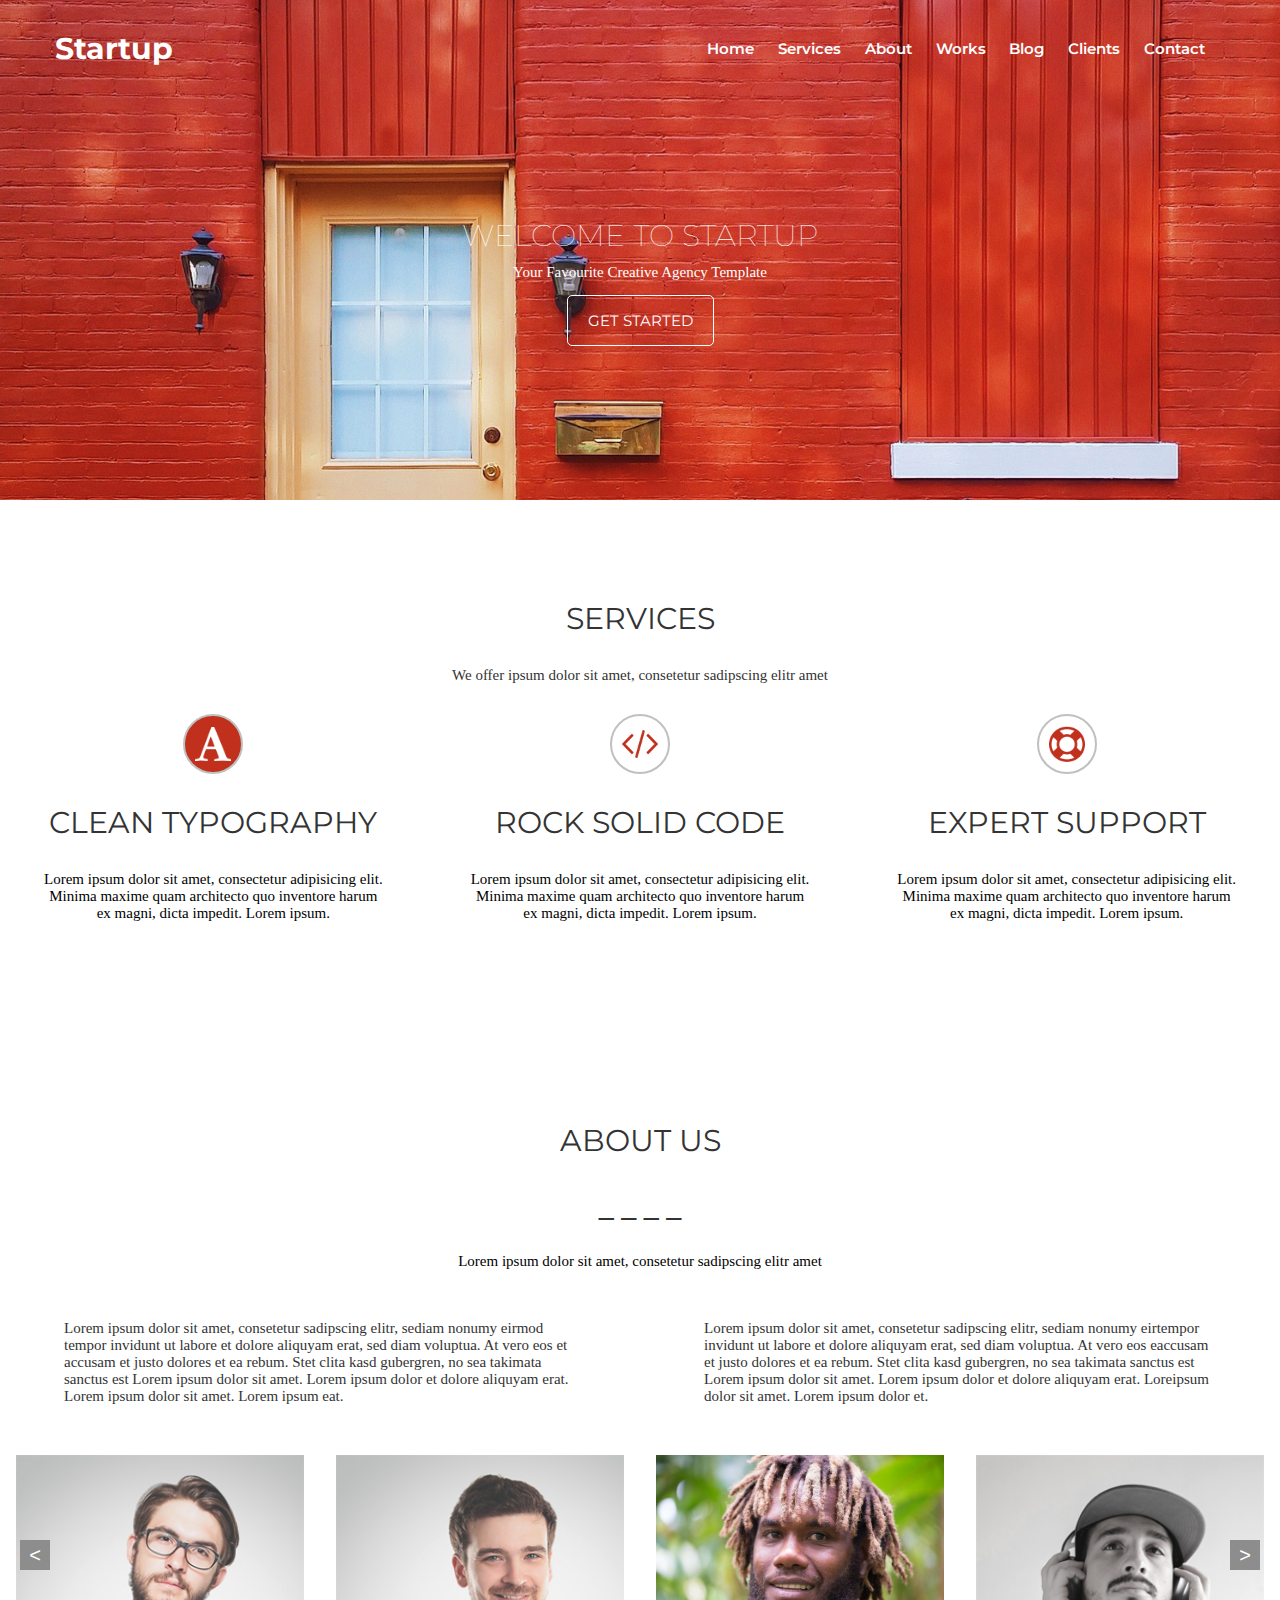
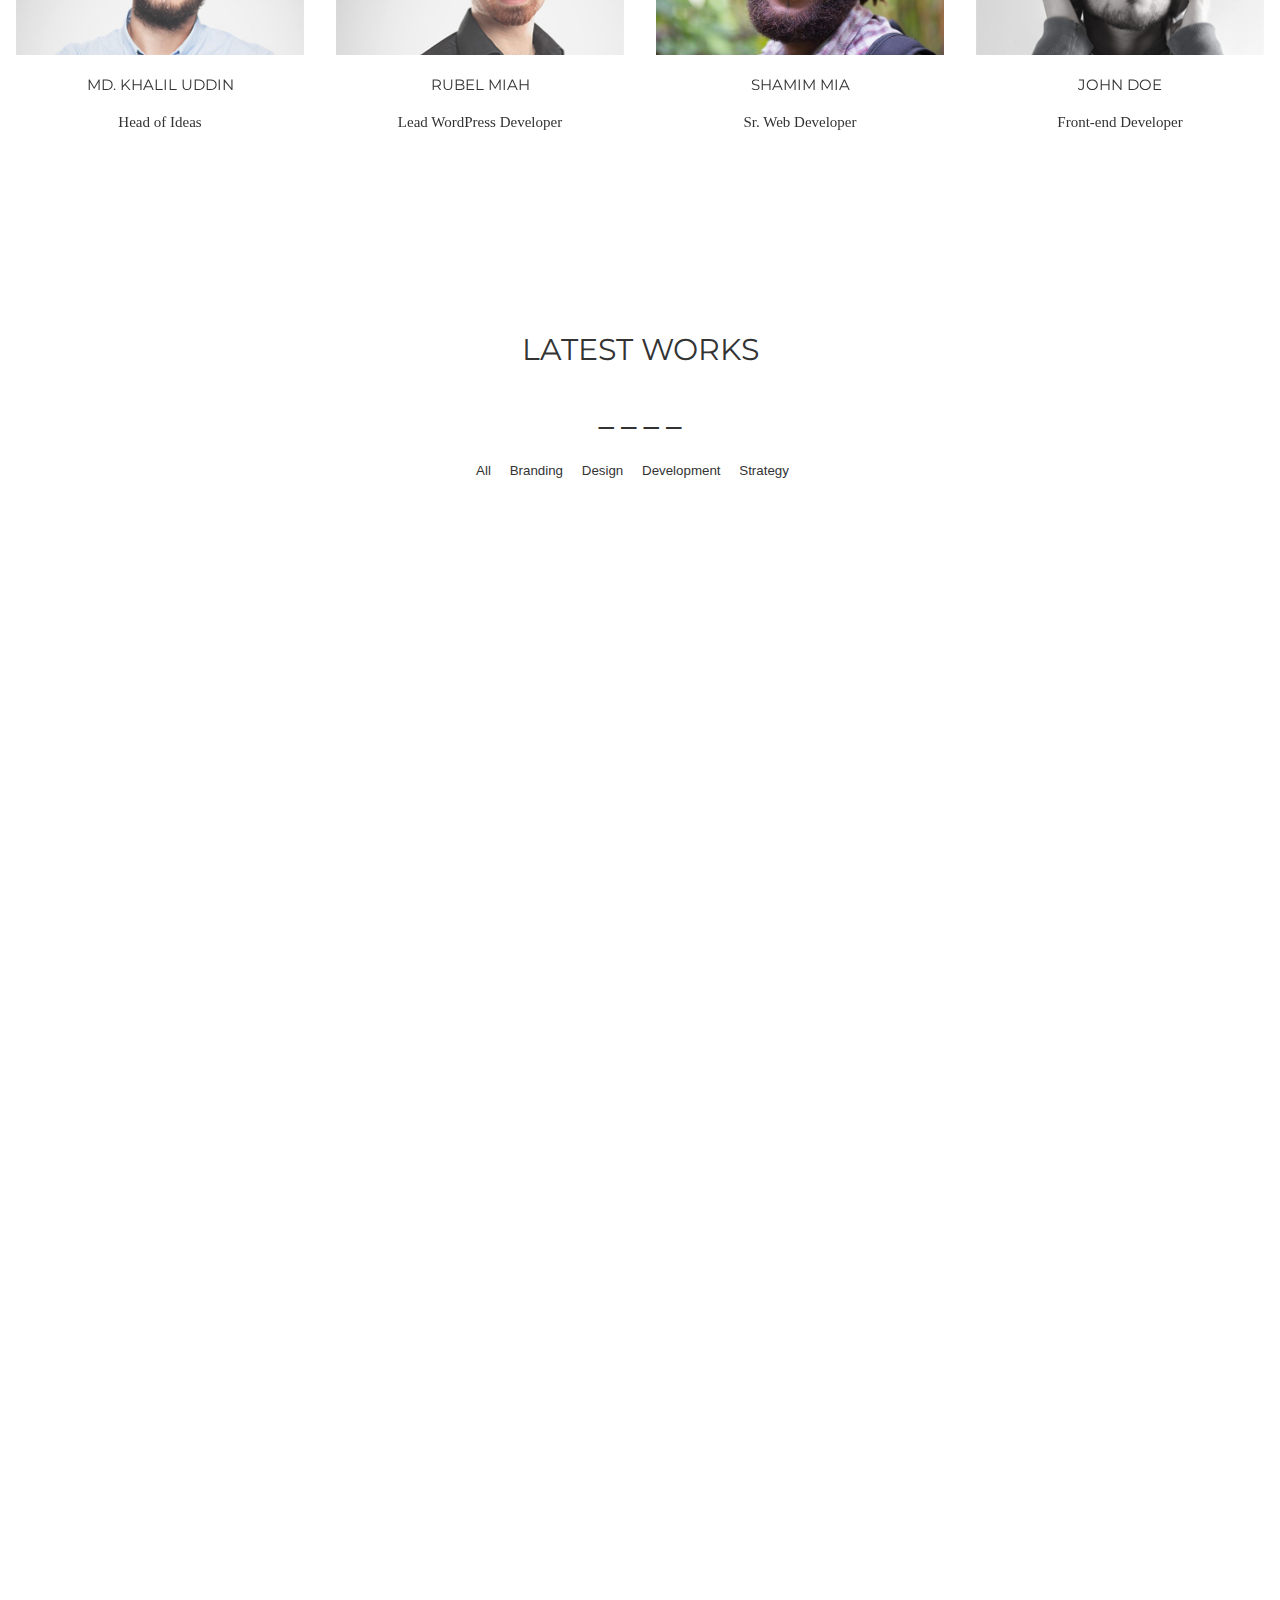
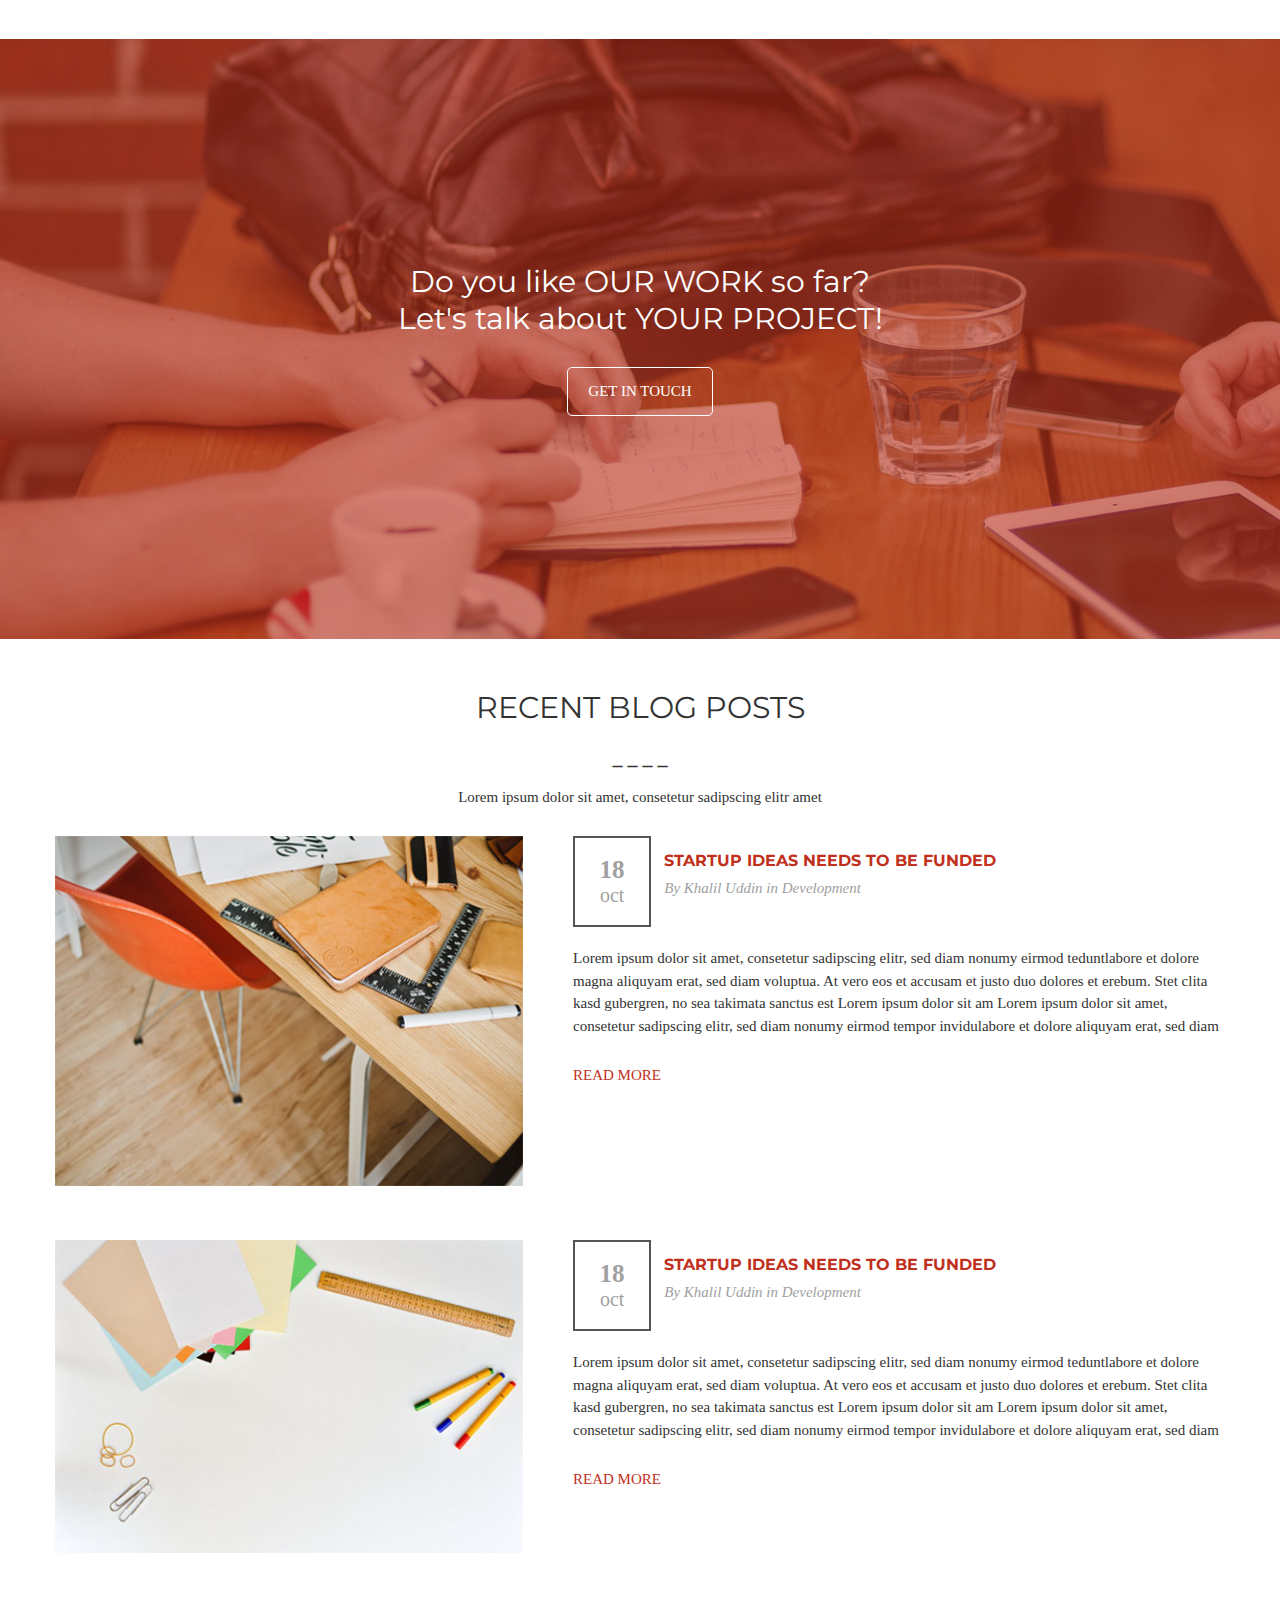
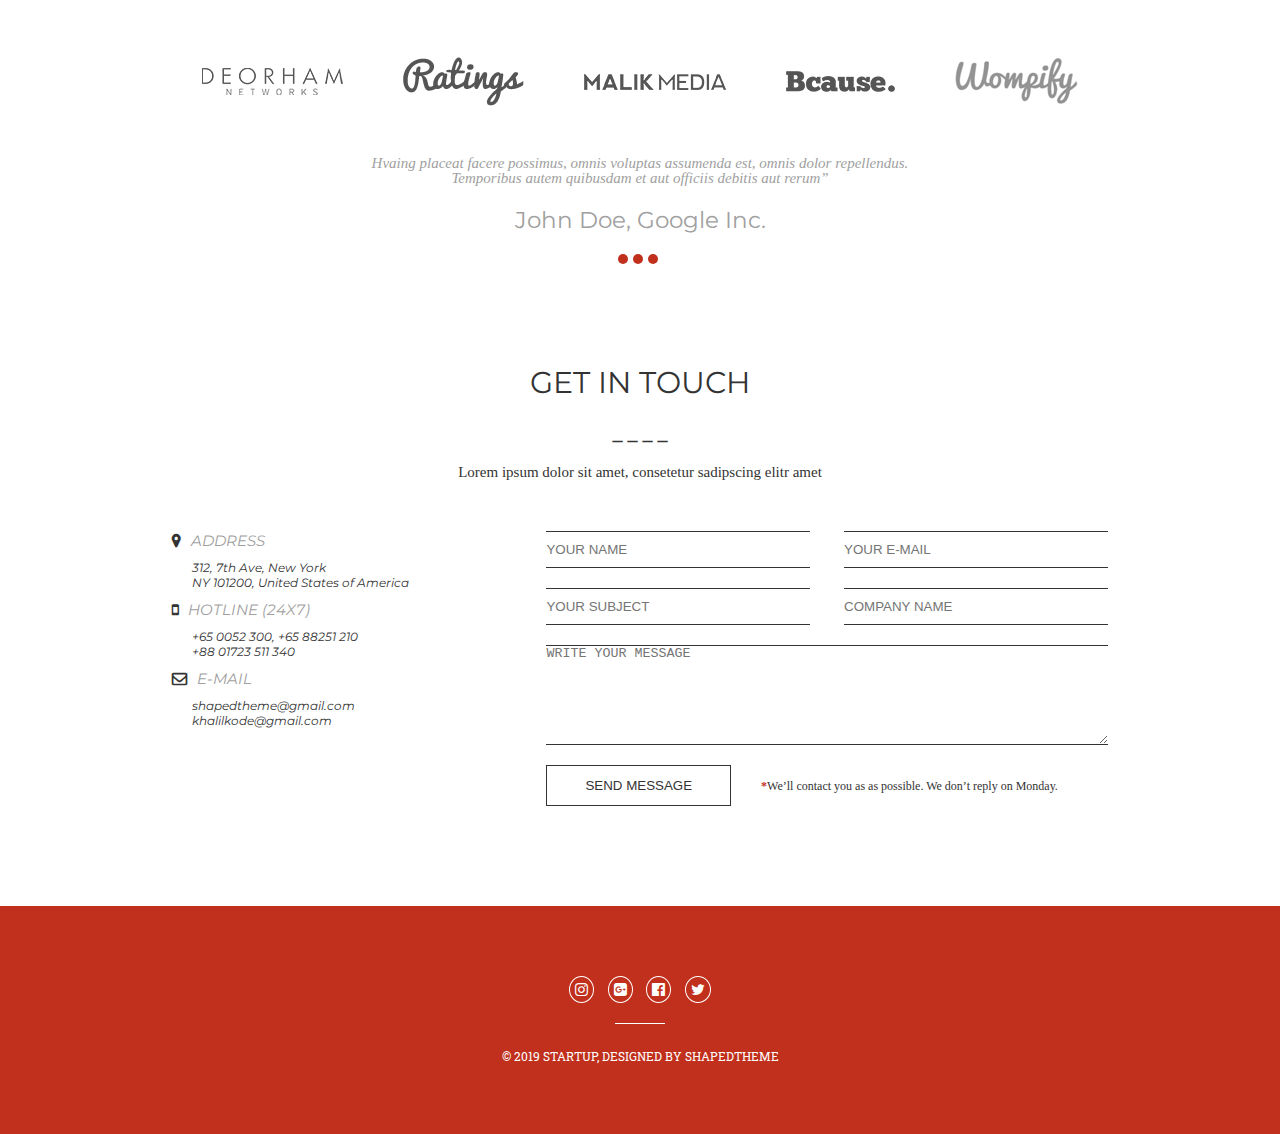
<file: homeProject/index.html>
<!DOCTYPE html>
<html lang="en">
<head>
  <meta charset="UTF-8">
  <meta name="viewport" content="width=device-width, initial-scale=1.0">
  <meta http-equiv="X-UA-Compatible" content="ie=edge">
  <title>HomeProlect</title>
  <link rel="stylesheet" href="font-awesome-4.7.0/css/font-awesome.min.css">
  <link rel="stylesheet" href="slick-1.8.1/slick/slick-theme.css">
  <link rel="stylesheet" href="slick-1.8.1/slick/slick.css">
  <!-- AnimateCSS -->
  <link rel="stylesheet" href="styles/Animate.css">
  <!-- Main.css -->
  <link rel="stylesheet" href="styles/main.css">
</head>
<body>
     <header id="home" class="parallax" data-image-src="images/homebg.png" data-parallax-speed="0.7">
      <div class="container">
        <div class="header-navigation">
           <div class="logotype"><h1>Startup</h1></div>
           <div class="header-navigation__link">
             <a href="#home">Home</a>
             <a href="#servises">Services</a>
             <a href="#about">About</a>
             <a href="#works">Works</a>
             <a href="#blog">Blog</a>
             <a href="#clients">Clients </a>
             <a href="#contacts">Contact</a>
           </div>
           <!-- burg -->
            <div class="burg">
              <p>
                <span class="burg-icon"></span>
              </p>
            </div>
           <!-- modile menu -->
           <nav class="header-mobile-menu">
            <a href="#home">Home</a>
            <a href="#servises">Services</a>
            <a href="#about">About</a>
            <a href="#works">Works</a>
            <a href="#blog">Blog</a>
            <a href="#clients">Clients </a>
            <a href="#contacts">Contact</a>
           </nav>
        </div>
        <div class="header-content">
          <h1>Welcome to STARTUP</h1>
          <p>Your Favourite Creative Agency Template</p>
          <a href="#contacts">
              Get Started
          </a>
        </div>
      </div>
     </header>
     <section class="servises" id="servises">
       <h1 class="serveses-header">Services</h1>
       <span>We offer ipsum dolor sit amet, consetetur sadipscing elitr amet</span>
        <div class="servises-cards">
          <div class="wow fadeInUp card">
              <div class="card-bord red">
                  <img alt="iconA" src="images/serveses-iconA.png">
              </div>
            <h1>Clean Typography</h1>
            <p>Lorem ipsum dolor sit amet, consectetur adipisicing elit. Minima maxime quam architecto quo inventore harum ex magni, dicta impedit. Lorem ipsum.</p>
          </div>
          <div class="wow fadeInUp card">
              <div class="card-bord">
                  <img alt="iconA" src="images/servises-iconHTML.png">
              </div>
            <h1>Rock Solid Code</h1>
            <p>Lorem ipsum dolor sit amet, consectetur adipisicing elit. Minima maxime quam architecto quo inventore harum ex magni, dicta impedit. Lorem ipsum.</p>
          </div>
          <div class="wow fadeInUp card">
              <div class="card-bord">
                  <img alt="iconA" src="images/serveses-iconO.png">
              </div>
              <h1>Expert Support</h1>
              <p>Lorem ipsum dolor sit amet, consectetur adipisicing elit. Minima maxime quam architecto quo inventore harum ex magni, dicta impedit. Lorem ipsum.</p>
          </div>
        </div>
     </section>
     <section class="about" id="about">
      <h1 class="about-heading">About us</h1>
      <span class="about-line">_ _ _ _</span>
      <p>Lorem ipsum dolor sit amet, consetetur sadipscing elitr amet</p>
      <div class="about-text">
        <p>Lorem ipsum dolor sit amet, consetetur sadipscing elitr, sediam nonumy eirmod tempor invidunt ut labore et dolore aliquyam erat, sed diam voluptua. At vero eos et accusam et justo dolores et ea rebum. Stet clita kasd gubergren, no sea takimata sanctus est Lorem ipsum dolor sit amet. Lorem ipsum dolor et dolore aliquyam erat. Lorem ipsum dolor sit amet. Lorem ipsum eat.</p>
        <p>Lorem ipsum dolor sit amet, consetetur sadipscing elitr, sediam nonumy eirtempor invidunt ut labore et dolore aliquyam erat, sed diam voluptua. At vero eos eaccusam et justo dolores et ea rebum. Stet clita kasd gubergren, no sea takimata sanctus est Lorem ipsum dolor sit amet. Lorem ipsum dolor et dolore aliquyam erat. Loreipsum dolor sit amet. Lorem ipsum dolor et.</p>
      </div>
      <div class="about-person__slider">
         <div class="person-card">
           <div class="person knail">
              <div class="person-show">
                  <div class="social-links">
                      <a href="#"><i class="fa fa-facebook icon" aria-hidden="true"></i></a>
                      <a href="#"><i class="fa fa-twitter icon" aria-hidden="true"></i></a>
                      <a href="#"><i class="fa fa-google-plus icon" aria-hidden="true"></i></a>
                      <a href="#"><i class="fa fa-instagram icon" aria-hidden="true"></i></a>
                  </div>
              </div>
           </div>
           <h1>Md. Khalil Uddin</h1>
           <p>Head of Ideas</p>
         </div>
         <div class="person-card">
            <div class="person rubel">
                <div class="person-show">
                    <div class="social-links">
                        <a href="#"><i class="fa fa-facebook icon" aria-hidden="true"></i></a>
                        <a href="#"><i class="fa fa-twitter icon" aria-hidden="true"></i></a>
                        <a href="#"><i class="fa fa-google-plus icon" aria-hidden="true"></i></a>
                        <a href="#"><i class="fa fa-instagram icon" aria-hidden="true"></i></a>
                    </div>
                </div>
            </div>
           <h1>Rubel Miah</h1>
           <p>Lead WordPress Developer</p>
         </div>
         <div class="person-card">
            <div class="person shamin">
                <div class="person-show">
                    <div class="social-links">
                        <a href="#"><i class="fa fa-facebook icon" aria-hidden="true"></i></a>
                        <a href="#"><i class="fa fa-twitter icon" aria-hidden="true"></i></a>
                        <a href="#"><i class="fa fa-google-plus icon" aria-hidden="true"></i></a>
                        <a href="#"><i class="fa fa-instagram icon" aria-hidden="true"></i></a>
                    </div>
                </div>
            </div>
           <h1>Shamim Mia</h1>
           <p>Sr. Web Developer</p>
         </div>
         <div class="person-card">
            <div class="person john">
                <div class="person-show">
                    <div class="social-links">
                        <a href="#"><i class="fa fa-facebook icon" aria-hidden="true"></i></a>
                        <a href="#"><i class="fa fa-twitter icon" aria-hidden="true"></i></a>
                        <a href="#"><i class="fa fa-google-plus icon" aria-hidden="true"></i></a>
                        <a href="#"><i class="fa fa-instagram icon" aria-hidden="true"></i></a>
                    </div>
                </div>
            </div>
           <h1>John Doe</h1>
           <p>Front-end Developer</p>
         </div>
         <div class="person-card">
            <div class="person mark">
                <div class="person-show">
                    <div class="social-links">
                        <a href="#"><i class="fa fa-facebook icon" aria-hidden="true"></i></a>
                        <a href="#"><i class="fa fa-twitter icon" aria-hidden="true"></i></a>
                        <a href="#"><i class="fa fa-google-plus icon" aria-hidden="true"></i></a>
                        <a href="#"><i class="fa fa-instagram icon" aria-hidden="true"></i></a>
                    </div>
                </div>
            </div>
           <h1>Mark Sil</h1>
           <p>Sr. Web Developer</p>
         </div>
         <div class="person-card">
            <div class="person smag">
                <div class="person-show">
                    <div class="social-links">
                        <a href="#"><i class="fa fa-facebook icon" aria-hidden="true"></i></a>
                        <a href="#"><i class="fa fa-twitter icon" aria-hidden="true"></i></a>
                        <a href="#"><i class="fa fa-google-plus icon" aria-hidden="true"></i></a>
                        <a href="#"><i class="fa fa-instagram icon" aria-hidden="true"></i></a>
                    </div>
                </div>
            </div>
           <h1>Smag Trin</h1>
           <p>Sr. Web Developer</p>
         </div>
      </div>
     </section>
     <section class="works" id="works">
       <h1 class="works-heading">Latest Works</h1>
       <span class="works-line">_ _ _ _</span>
       <div class="toggles">
         <button id="all">All </button>
         <button id="branding">Branding</button>
         <button id="design">Design</button>
         <button id="development">Development</button>
         <button id="strategy">Strategy</button>
       </div>
       <div class="works-cards cards">
         <div class="wow flipInX works-card hair branding brand1  card">
           <h1 class="works-card__heading">Hair Dresser</h1>
           <p>Branding</p>
           <div class="more" data-content="1">
              <span>View ></span>
           </div>
         </div>
         <div class="wow flipInX works-card branding card brand2">
            <h1 class="works-card__heading">Corporate Identity</h1>
            <p>Branding</p>
            <div class="more" data-content="2">
               <span>View ></span>
            </div>
          </div>
          <div class="wow flipInX works-card branding card brand3">
              <h1 class="works-card__heading">Mock Up</h1>
              <p>Branding</p>
              <div class="more" data-content="3">
                 <span>View ></span>
              </div>
            </div>
            <div class="wow flipInX works-card design card design1">
              <h1 class="works-card__heading">Lamps</h1>
              <p>Branding</p>
              <div class="more" data-content="4">
                 <span>View ></span>
              </div>
            </div>
            <div class="wow flipInX works-card design card design2" >
              <h1 class="works-card__heading">Graphic Design</h1>
              <p>Branding</p>
              <div class="more" data-content="5">
                 <span>View ></span>
              </div>
            </div>
            <div class="wow flipInX works-card design card design3" >
              <h1 class="works-card__heading">Zeplin + Sketch</h1>
              <p>Branding</p>
              <div class="more" data-content="6">
                 <span>View ></span>
              </div>
            </div>
            <div class="wow flipInX works-card development card development1" >
              <h1 class="works-card__heading">Settings</h1>
              <p>Branding</p>
              <div class="more" data-content="7">
                 <span>View ></span>
              </div>
            </div>
            <div class="wow flipInX works-card development card development2" >
              <h1 class="works-card__heading">Brands</h1>
              <p>Branding</p>
              <div class="more" data-content="8">
                 <span>View ></span>
              </div>
            </div>
            <div class="wow flipInX works-card development card development3" >
              <h1 class="works-card__heading">Artificial Intelligence</h1>
              <p>Branding</p>
              <div class="more" data-content="9">
                 <span>View ></span>
              </div>
            </div>
            <div class="wow flipInX works-card strategy card strategy1" >
              <h1 class="works-card__heading">Website Goal</h1>
              <p>Branding</p>
              <div class="more" data-content="10">
                 <span>View ></span>
              </div>
            </div>
            <div class="wow flipInX works-card strategy card strategy2" >
              <h1 class="works-card__heading">Strategy</h1>
              <p>Branding</p>
              <div class="more" data-content="11">
                 <span>View ></span>
              </div>
            </div>
            <div class="wow flipInX works-card strategy card strategy3" >
              <h1 class="works-card__heading">Arrows</h1>
              <p>Branding</p>
              <div class="more" data-content="12">
                 <span>View ></span>
              </div>
            </div>
       </div>
     </section>
     <section class="our_work parallax"   data-image-src="images/works-bg.jpg" data-parallax-speed="0.7">
       <div class="container">
          <h1>Do you like OUR WORK so far?<br>
            Let's talk about YOUR PROJECT!</h1>
            <div class="get_touch">
              <span>Get in Touch</span>
            </div>
       </div>
     </section>
     <section class="blog" id="blog">
       <div class="container">
          <h1 class="blog-heading">Recent blog posts</h1>
          <span class="blog-line">_ _ _ _</span>
          <p>Lorem ipsum dolor sit amet, consetetur sadipscing elitr amet</p>
          <div class="post">
            <div class="post-image">
                <img src="images/blogOne.jpg" alt="blog_image">
            </div>
            <div class="post-content">
                <div class="date-container">
                   <div class="date">
                      <span class="number">18</span><span class="month">Oct</span>
                   </div>
                   <div class="post-heading">
                     <h1>Startup ideas needs to be funded </h1>
                     <p>By Khalil Uddin in Development </p>
                   </div>
                </div>
                <div class="post-text">
                  <p>Lorem ipsum dolor sit amet, consetetur sadipscing elitr, sed diam nonumy eirmod teduntlabore et dolore magna aliquyam erat, sed diam voluptua. At vero eos et accusam et justo duo dolores et erebum. Stet clita kasd gubergren, no sea takimata sanctus est Lorem ipsum dolor sit am Lorem ipsum dolor sit amet, consetetur sadipscing elitr, sed diam nonumy eirmod tempor invidulabore et dolore aliquyam erat, sed diam </p>
                </div>
                <div class="read-more">
                    <span>Read more</span>
                </div>
            </div>
          </div>
          <div class="post">
              <div class="post-image">
                  <img src="images/blogTwo.jpg" alt="blog_image">
              </div>
              <div class="post-content">
                  <div class="date-container">
                     <div class="date">
                        <span class="number">18</span><span class="month">Oct</span>
                     </div>
                     <div class="post-heading">
                       <h1>Startup ideas needs to be funded </h1>
                       <p>By Khalil Uddin in Development </p>
                     </div>
                  </div>
                  <div class="post-text">
                    <p>Lorem ipsum dolor sit amet, consetetur sadipscing elitr, sed diam nonumy eirmod teduntlabore et dolore magna aliquyam erat, sed diam voluptua. At vero eos et accusam et justo duo dolores et erebum. Stet clita kasd gubergren, no sea takimata sanctus est Lorem ipsum dolor sit am Lorem ipsum dolor sit amet, consetetur sadipscing elitr, sed diam nonumy eirmod tempor invidulabore et dolore aliquyam erat, sed diam </p>
                  </div>
                  <div class="read-more">
                      <span>Read more</span>
                  </div>
              </div>
            </div>
       </div>
     </section>
     <section class="clients" id="clients">
       <div class="container">
          <div class="brands">
              <img src="images/deorham.png" alt="brand-image">
              <img src="images/ratinge.png" alt="brand-image">
              <img src="images/malkmedia.png" alt="brand-image">
              <img src="images/bcause.png" alt="brand-image">
              <img src="images/womegly.png" alt="brand-image">
            </div>
            <p>Hvaing placeat facere possimus, omnis voluptas assumenda est, omnis dolor repellendus.<br> Temporibus autem quibusdam et aut officiis debitis aut rerum”</p>
            <h2>John Doe, Google Inc.</h2>
            <div class="dots-decore">
              <div class="dot"></div>
              <div class="dot"></div>
              <div class="dot"></div>
            </div>

       </div>
     </section>
     <section class="contacts" id="contacts">
          <div class="container">
            <h1 class="contacts-heading">Get in touch</h1>
            <span class="contacts-line">_ _ _ _</span>
            <p>Lorem ipsum dolor sit amet, consetetur sadipscing elitr amet</p>
            <form action="#" name="contacts-form" class="contact-form">
                <address class="address">
                    <div class="geolocation">
                        <div class="address-titile">
                            <i class="fa fa-map-marker address-icon" aria-hidden="true"></i>
                            <h2>Address</h2>
                        </div>
                        <span><a href="#">312, 7th Ave, New York</a></span>
                        <span> <a href="#">NY 101200, United States of America</a></span>
                    </div>
                    <div class="hotline">
                        <div class="address-titile">
                            <i class="fa fa-mobile address-icon" aria-hidden="true"></i>
                            <h2>Hotline (24x7)</h2>
                          </div>
                          <span><a href="#">+65 0052 300, +65 88251 210</a></span>
                          <span><a href="#">+88 01723 511 340</a></span>
                    </div>
                    <div class="email">
                        <div class="address-titile">
                            <i class="fa fa-envelope-o address-icon" aria-hidden="true"></i>
                            <h2>E-mail</h2>
                        </div>
                        <span><a href="#">shapedtheme@gmail.com</a></span>
                        <span><a href="#">khalilkode@gmail.com</a></span>
                    </div>
                </address>
                <div class="information">
                    <div class="information-block">
                      <div>
                          <input type="text" placeholder="your name" name="name">
                          <input type="text" placeholder="your subject" name="subject">
                      </div>
                      <div>
                          <input type="email" placeholder="your e-mail" name="email">
                          <input type="text" placeholder="company name" name="company_name">
                      </div>
                    </div>
                    <textarea type="text" placeholder="Write your message"></textarea>
                    <button class="msg_btn" type="button">send message</button><span class="litle-text">We’ll contact you as as possible. We don’t reply on Monday.</span>
                </div>
            </form>
    </div>
     </section>
     <footer>
       <div class="container">
         <div class="footer-social">
            <a href="#"><i class="fa fa-instagram icon" aria-hidden="true"></i></a>
            <a href="#"><i class="fa fa-google-plus-square icon" aria-hidden="true"></i></a>
            <a href="#"><i class="fa fa-facebook-official icon" aria-hidden="true"></i></a>
            <a href="#"><i class="fa fa-twitter icon" aria-hidden="true"></i></a>
           
         </div>
         <span class="footer-line"></span>
         <p>© 2019 Startup, Designed by ShapedTheme</p>
       </div>
     </footer>
     <!-- my modal -->
     <div class="modal-more" id="modal">
           <div class="modal-container">
              <div class="modal-close">
                  &times;
                </div>
             <div class="modal-content">
               <div class="modal-content-image">
                 <img src="images/strategy2.jpg" alt="modal-image" class="modal-img">
               </div>
               <div class="modal-content-information">
                 <h1 class="modal-heading">Hair Dresser</h1>
                 <p class="modal-content-sloge">Lorem ipsum dolor sit amet consectetur, adipisicing elit. Non aperiam velit error, repellendus obcaecati sit totam magnam deleniti in esse, hic veritatis omnis, voluptatibus officiis harum. Explicabo nostrum vero in? Temporibus dignissimos ipsa dolor id facilis nobis nesciunt libero, eos similique odio, cum deserunt impedit fugit debitis tempora distinctio hic enim! Modi corporis quas quod repellendus nesciunt corrupti eos laboriosam? </p>
               </div>
             </div>
           </div>
     </div>
     <script
  src="https://code.jquery.com/jquery-1.12.4.min.js"
  integrity="sha256-ZosEbRLbNQzLpnKIkEdrPv7lOy9C27hHQ+Xp8a4MxAQ="
  crossorigin="anonymous"></script>
  <!-- parallaxA.js -->
  <script src="js/parallaxA.js"></script>
  <!-- main.js -->
  <script src="js/main.js"></script>
  <!-- modal.js -->
  <script src="js/modal.js"></script>
  <script src="slick-1.8.1/slick/slick.min.js"></script>
  <!-- slick init -->
  <!--WOW-->
  <script src="js/wow.js"></script>
  <script>

    var wow = new WOW();
    wow.init();


    paralaxA.init('.parallax');

    $(document).ready(function(){
      $('.about-person__slider').slick({
        slidesToShow: 4,
        slidesToScroll: 1,
        autoplay: true,
        autoplaySpeed: 2000,
        arrows:true,
        responsive: [
    {
      breakpoint: 1024,
      settings: {
        slidesToShow: 3,
        slidesToScroll: 3,
        infinite: true,
      }
    },
    {
      breakpoint: 600,
      settings: {
        slidesToShow: 2,
        slidesToScroll: 2
      }
    },
    {
      breakpoint: 480,
      settings: {
        slidesToShow: 1,
        slidesToScroll: 1
      }
    }
    // You can unslick at a given breakpoint now by adding:
    // settings: "unslick"
    // instead of a settings object
  ]
  });
    });
  </script>
<!-- button top -->
<div class="go_top">
    <i class="fa fa-arrow-up" aria-hidden="true"></i>
</div>
</body>
</html>
</file>
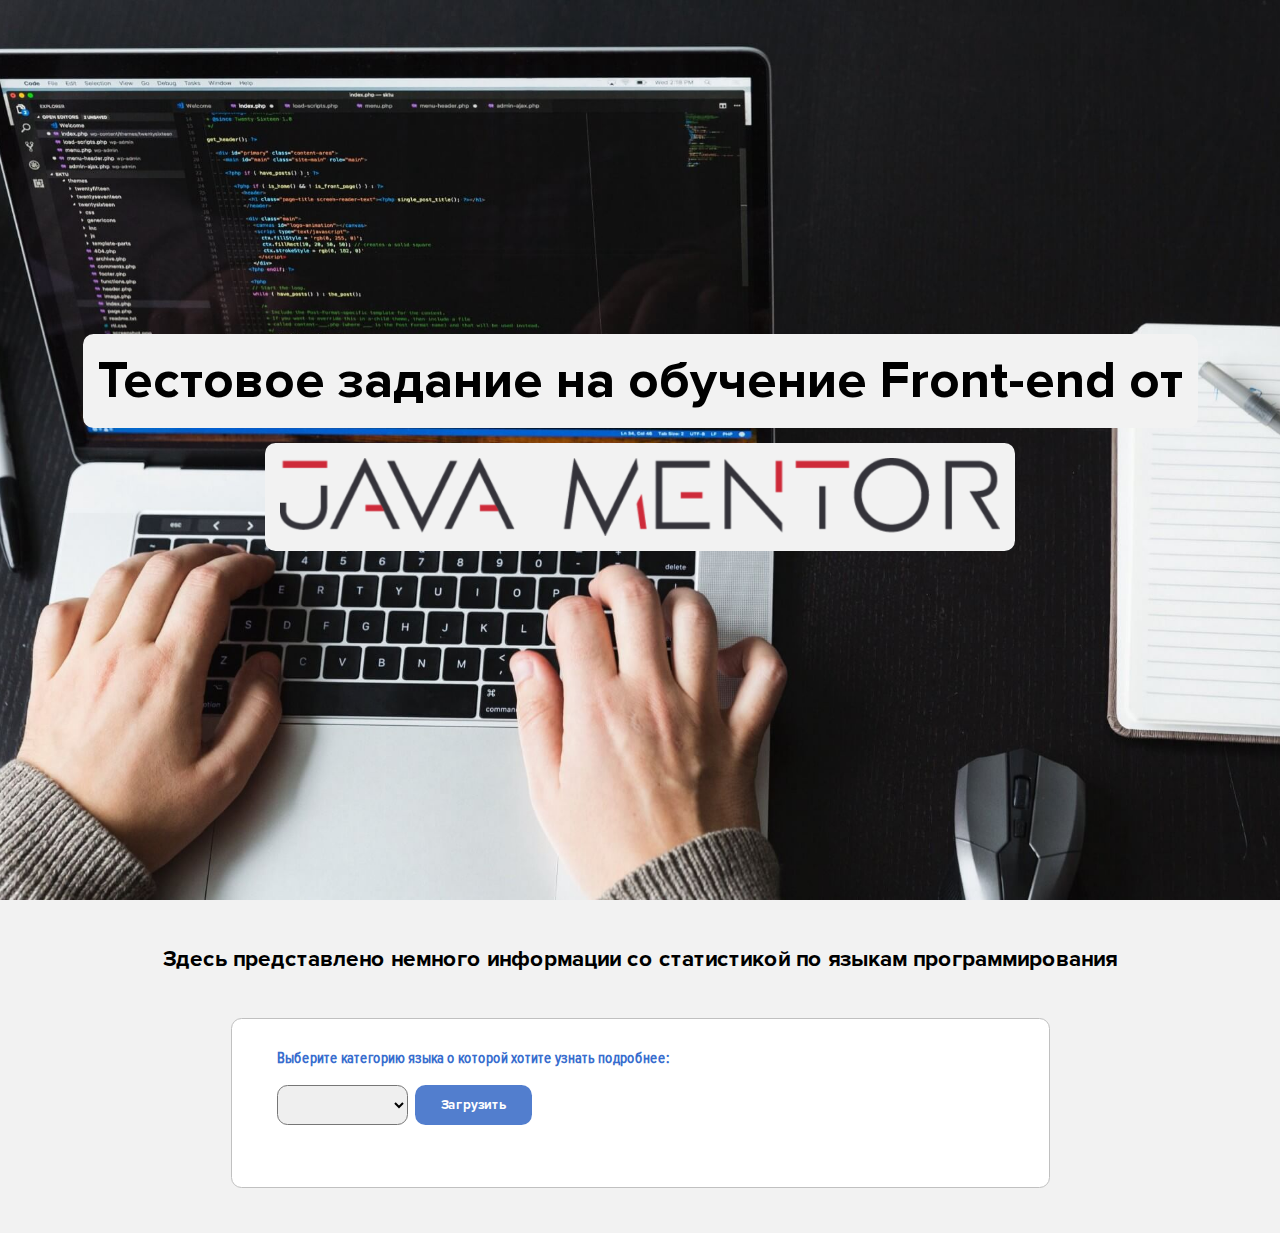
<file: JavaMentorTest/index.html>
<!DOCTYPE html>
<html lang="en">
<head>
  <meta charset="UTF-8">
  <meta name="viewport" content="width=device-width, initial-scale=1.0">
  <meta http-equiv="X-UA-Compatible" content="ie=edge">
  <link rel="stylesheet" href="style.css">
  <title>Тествое задание от Java-Mentor</title>
</head>
<body>

  <!-- header -->
  <div class="header">
      <div class="container">
          <div class="main">
              <h1>Тестовое задание на обучение Front-end от  </h1>
              <img src="image/logotype.png" alt="java mentor logotype">
              
          </div>
        </div>
  </div>

   <!--rating -->
   <section class="rating">
     <div class="container">
        <div class="rating-block">
            <div class="rating-header">
                <h2>Здесь представлено немного информации со статистикой по языкам программирования</h2>
            </div>
            <div class="rating-content">
              <h4>Выберите категорию языка о которой хотите узнать подробнее:</h4>
                <form class="rating-form" action="" name="rating-form">
                    <select class="rating-select" name="languages">
                          <option value=""></option>
                          <option value="frontend">Front-end</option>
                          <option value="backend">Back-end</option>
                          <option value="mobile">Mobile</option>
                    </select>
                    <button class="button download" type="button">Загрузить</button>
                </form>
                <div class="content">
                     
                </div>
            </div>
      </div>
     </div>
   </section>


   

<!-- подключаем файл index.js -->
<script src="index.js"></script>
</body>
</html>
</file>
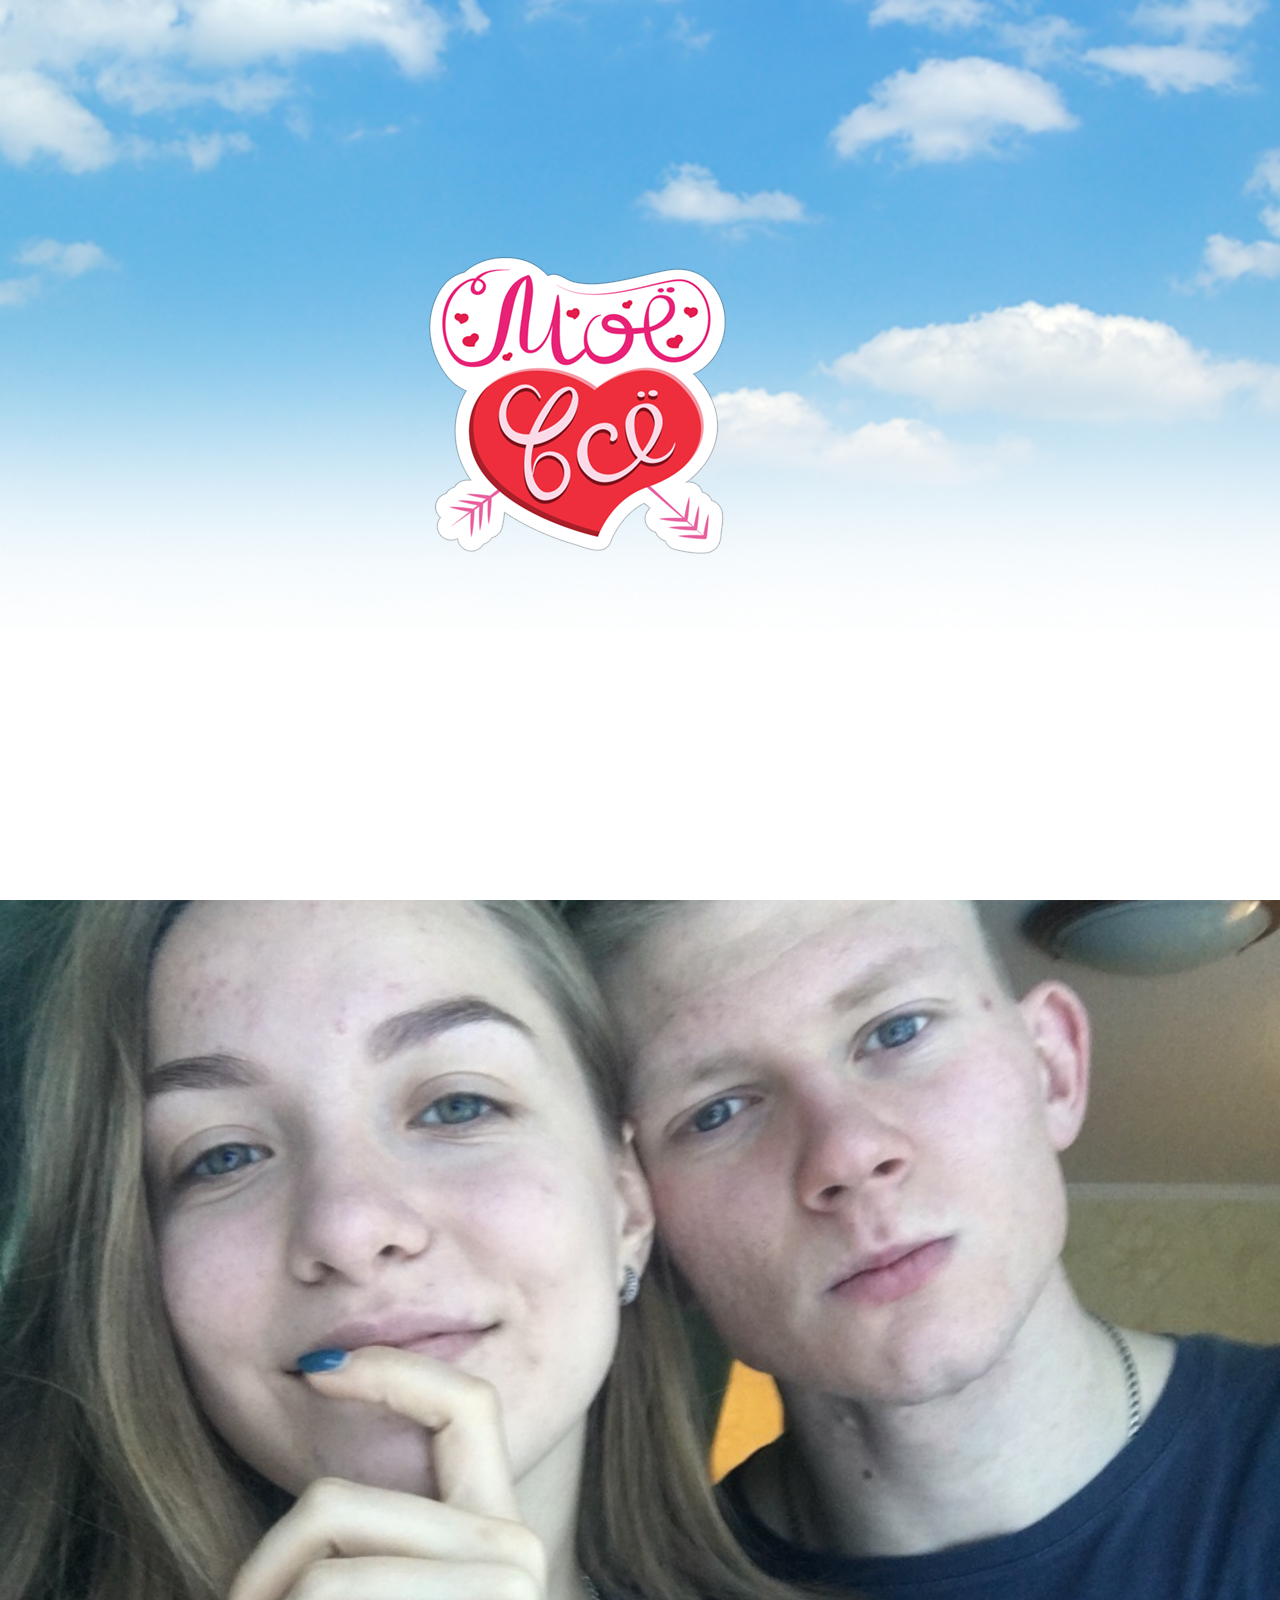
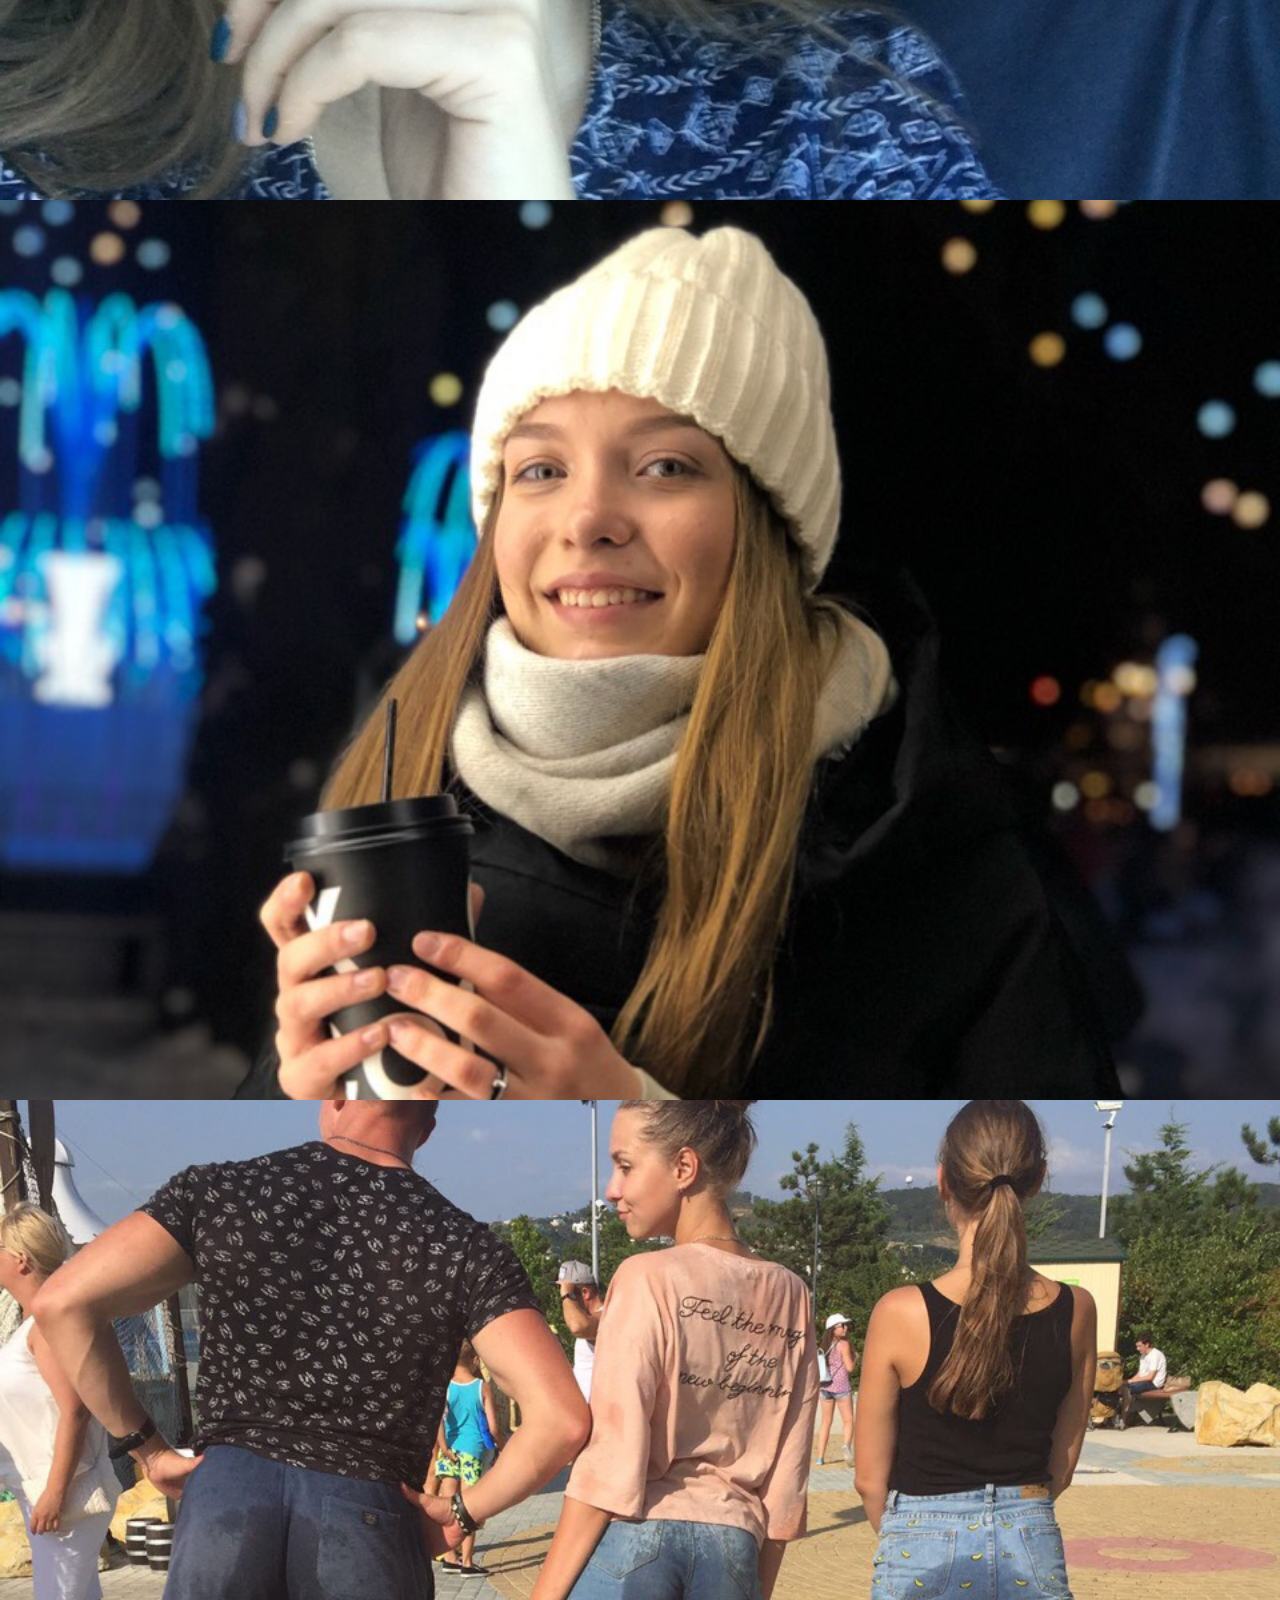
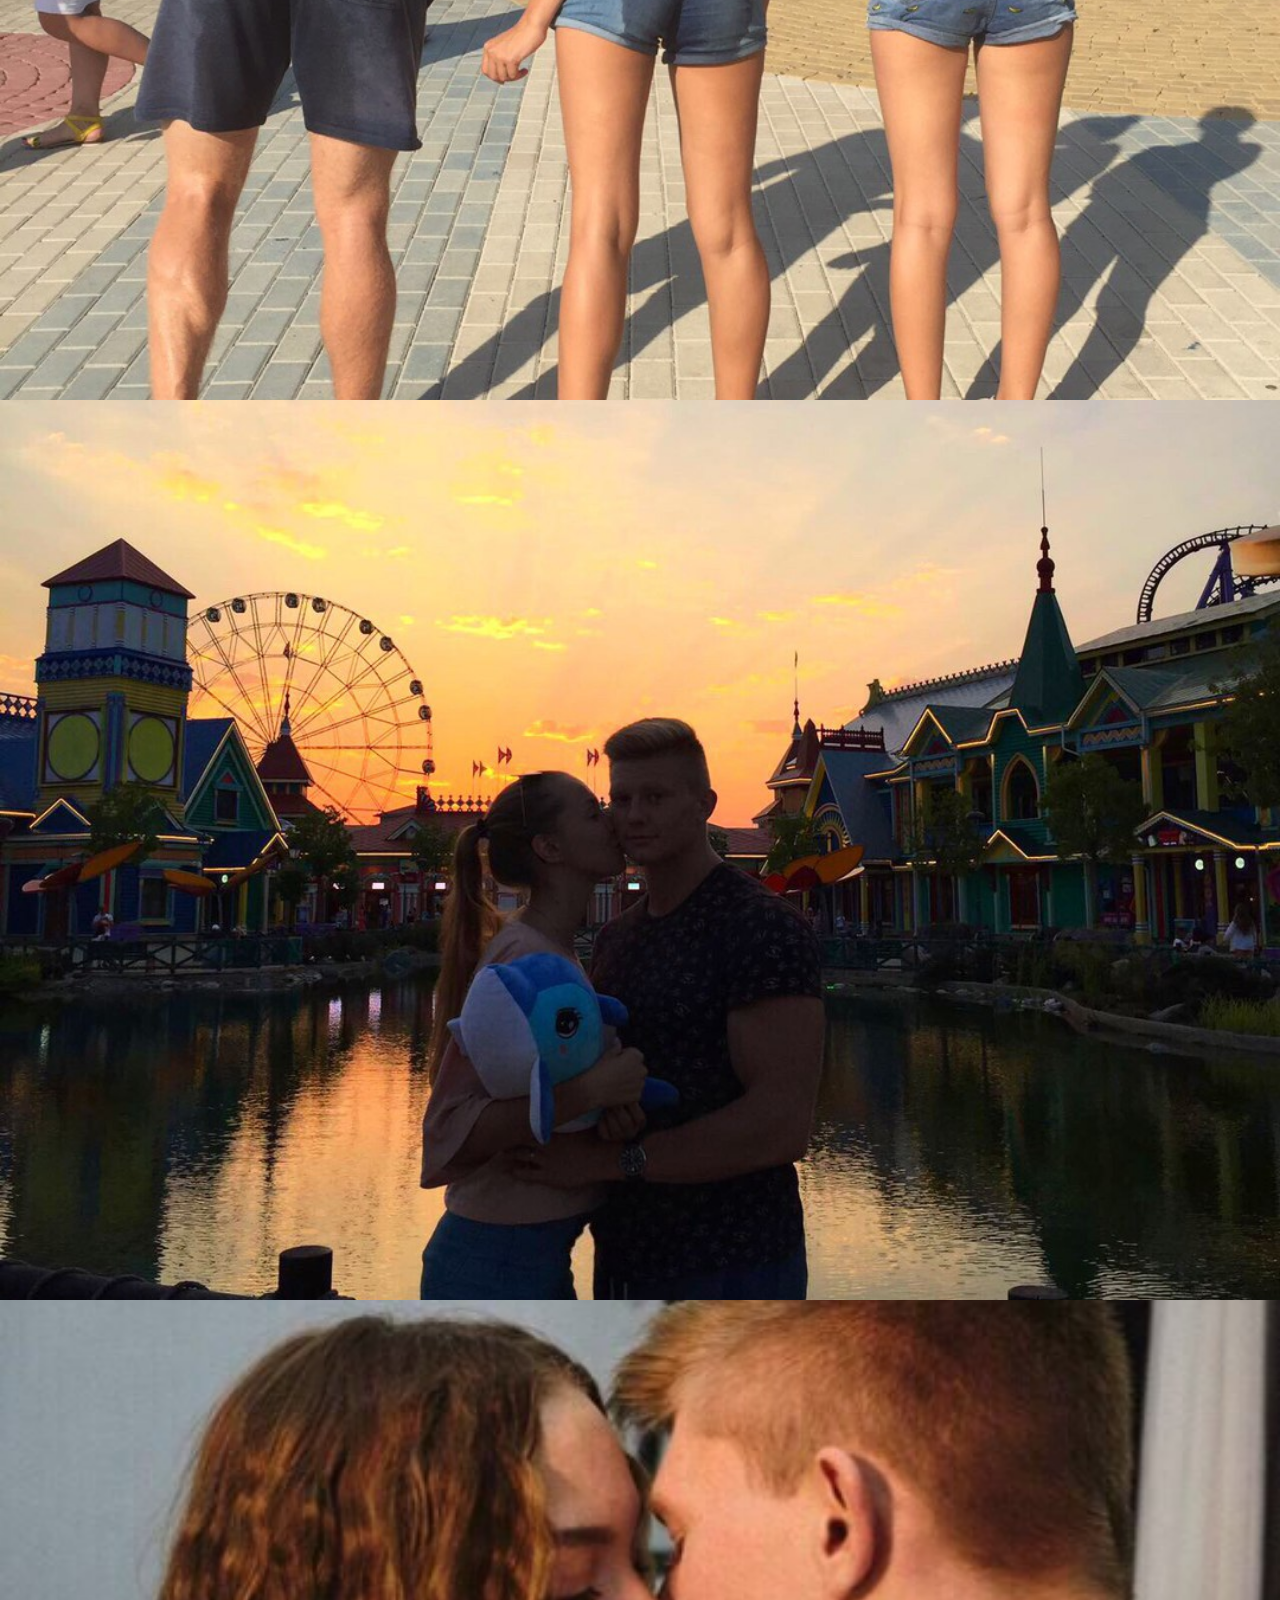
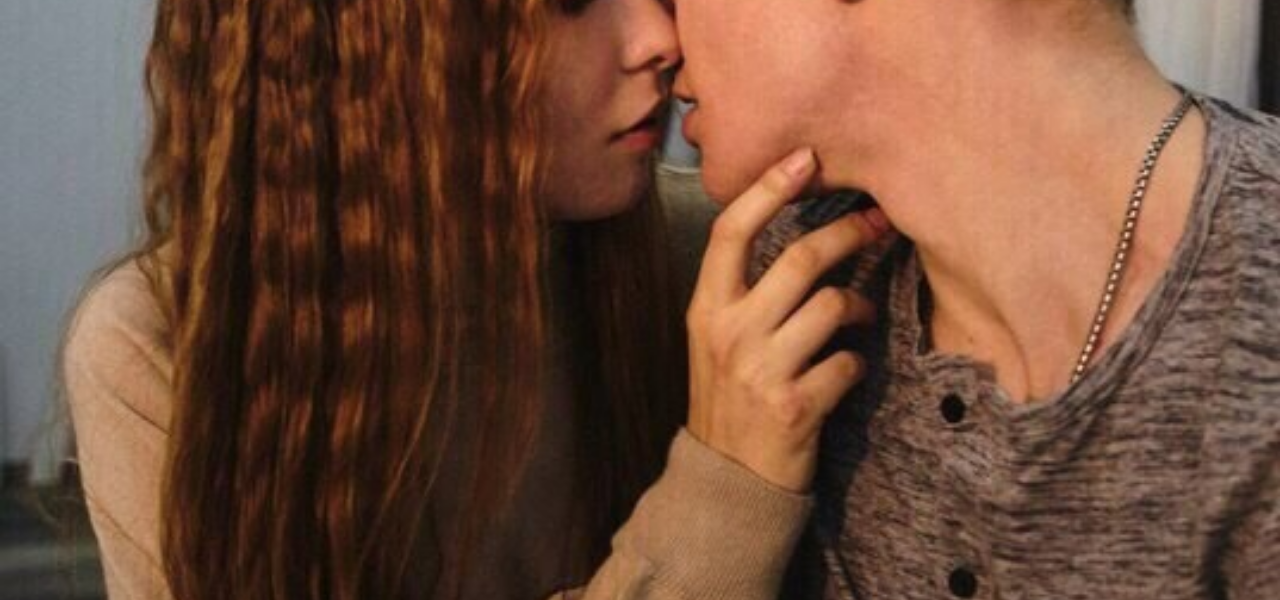
<file: present/index.html>
<!DOCTYPE html>
<html lang="en">
<head>
    <meta charset="UTF-8">
    <meta name="viewport" content="width=device-width, initial-scale=1.0">
    <meta http-equiv="X-UA-Compatible" content="ie=edge">
    <title>Two years ago</title>
    <link rel="stylesheet" type="text/css" href="./styles/main.css">
</head>
<body>
      <div class="background">
        <div class="background__layer layer_1" data-speed="10"></div>
        <div class="background__layer layer_2" data-speed="40"></div>
        <div class="background__layer layer_3" data-speed="80"></div>
        <div class="background__layer layer_4" data-speed="90"></div>
      </div>
      <main class="content">
            <div class="content__block content__block_1" data-paralax-speed="0.7"></div>
            <div class="content__block content__block_2" data-paralax-speed="0.7"></div>
            <div class="content__block content__block_3" data-paralax-speed="0.7"></div>
            <div class="content__block content__block_4" data-paralax-speed="0.7"></div>
            <div class="content__block content__block_5" data-paralax-speed="0.7"></div>
      </main>



      <script src="https://ajax.googleapis.com/ajax/libs/jquery/3.4.1/jquery.min.js"></script>
      <script src="./js/main.js"></script>
      <script src="./js/MyParallaxLibrarys.js"></script>
      <script>
      paralaxA.init('.content__block');
      </script>
</body>
</html>
</file>
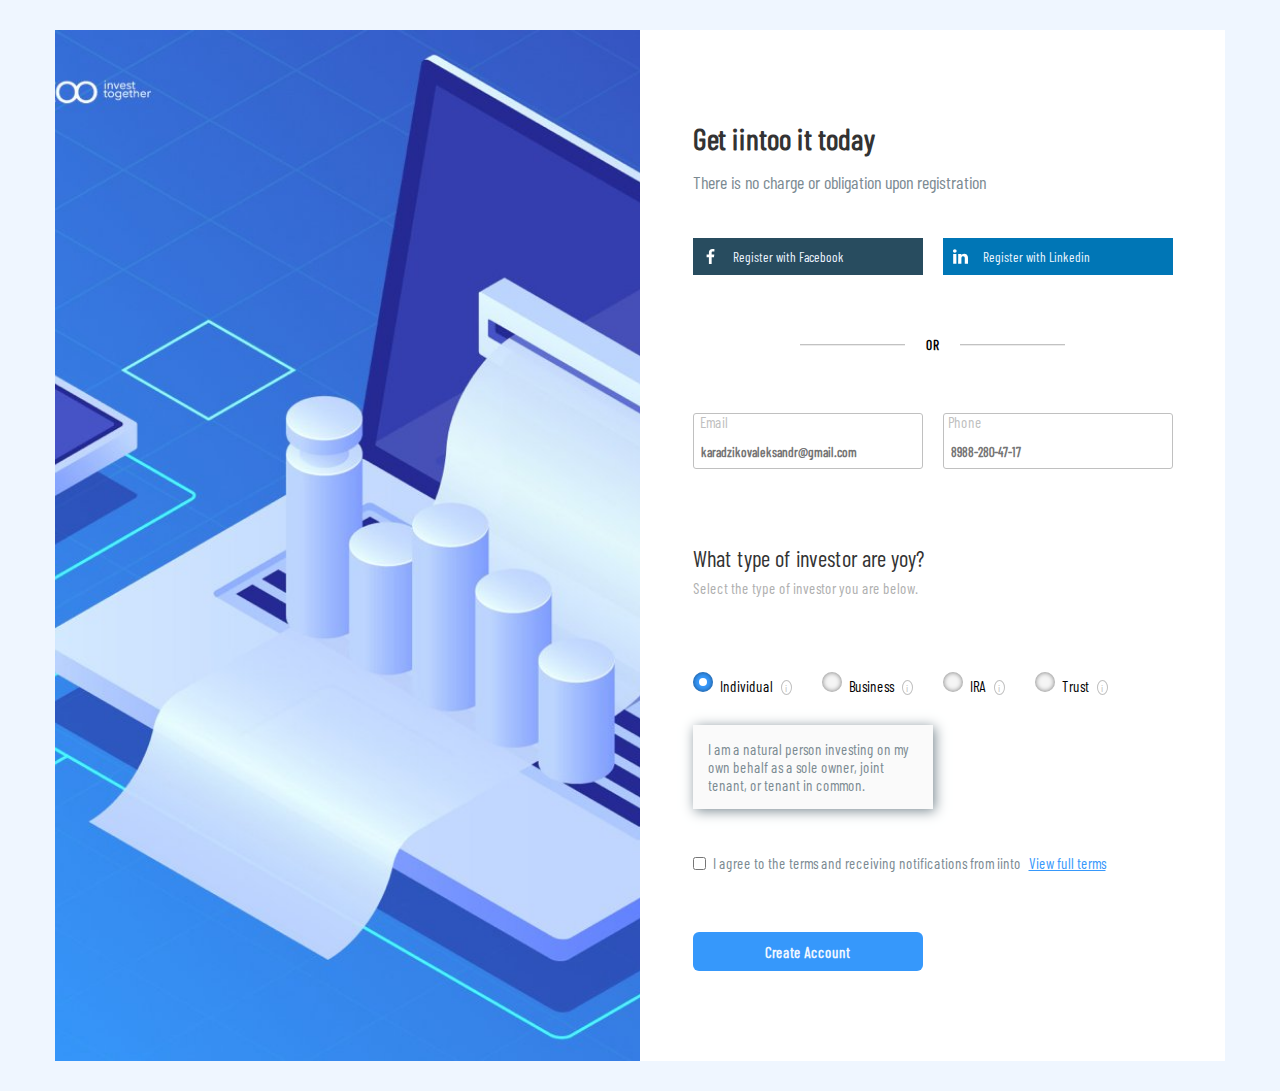
<file: VerstkaTest/index.html>
<!DOCTYPE html>
<html lang="en">
<head>
    <meta charset="UTF-8">
    <meta name="viewport" content="width=device-width, initial-scale=1.0">
    <meta http-equiv="X-UA-Compatible" content="ie=edge">
    <title>Тест по  верстке</title>
    <link href="styles/main.css" rel="stylesheet" type="text/css">
</head>
<body>
       <div class="container">
           <div class="bg">
            
           </div>
           <div class="forms">
               <h1 class="forms-heading">Get iintoo it today</h1>
               <p class="forms-losung">There is no charge or obligation upon registration</p>
                <div class="buttons">
                    <button class="fb-btn"><span><img src="img/facebook.svg"></span>Register with Facebook</button>
                    <button class="in-btn"><span><img src="img/in.svg"></span>Register with Linkedin</button>
                </div>
                <div class="or">
                    <span>or</span>
                </div>
                <form>
                    <div class="input-block">
                            <label for="email">Email</label>
                            <input id="email" class="form-input" type="text"name="Email" placeholder="karadzikovaleksandr@gmail.com">
                            <label for="phone">Phone</label>
                            <input id="phone" class="form-input" type="text" name="Phone" placeholder="8988-280-47-17">
                    </div>
                    <h2 class="investor">What type of investor are yoy?</h2>
                    <p  class="type">Select the type of investor you are below.</p>
                    <div class="checking">
                            <label class="radio"><input type="radio" name="g" checked><span></span>Individual</label>
                            <label class="radio"><input type="radio" name="g"><span></span>Business</label>
                            <label class="radio"><input type="radio" name="g"><span></span>IRA</label>
                            <label class="radio"><input type="radio" name="g"><span></span>Trust</label>
                    </div>
                    <div class="person-box">
                        I am a natural person investing on my
                        own behalf as a sole owner, joint tenant,
                        or tenant in common.
                    </div>
                    <p class="offer"><input type="checkbox">I agree to the  terms and receiving notifications from iinto<a href="#">View full terms</a></p>
                    <button class="acc-btn" type="button">Create Account </button>
                </form>
           </div>
           <!-- /.forms -->
       </div>
       <!-- /.container -->
</body>
</html>
</file>
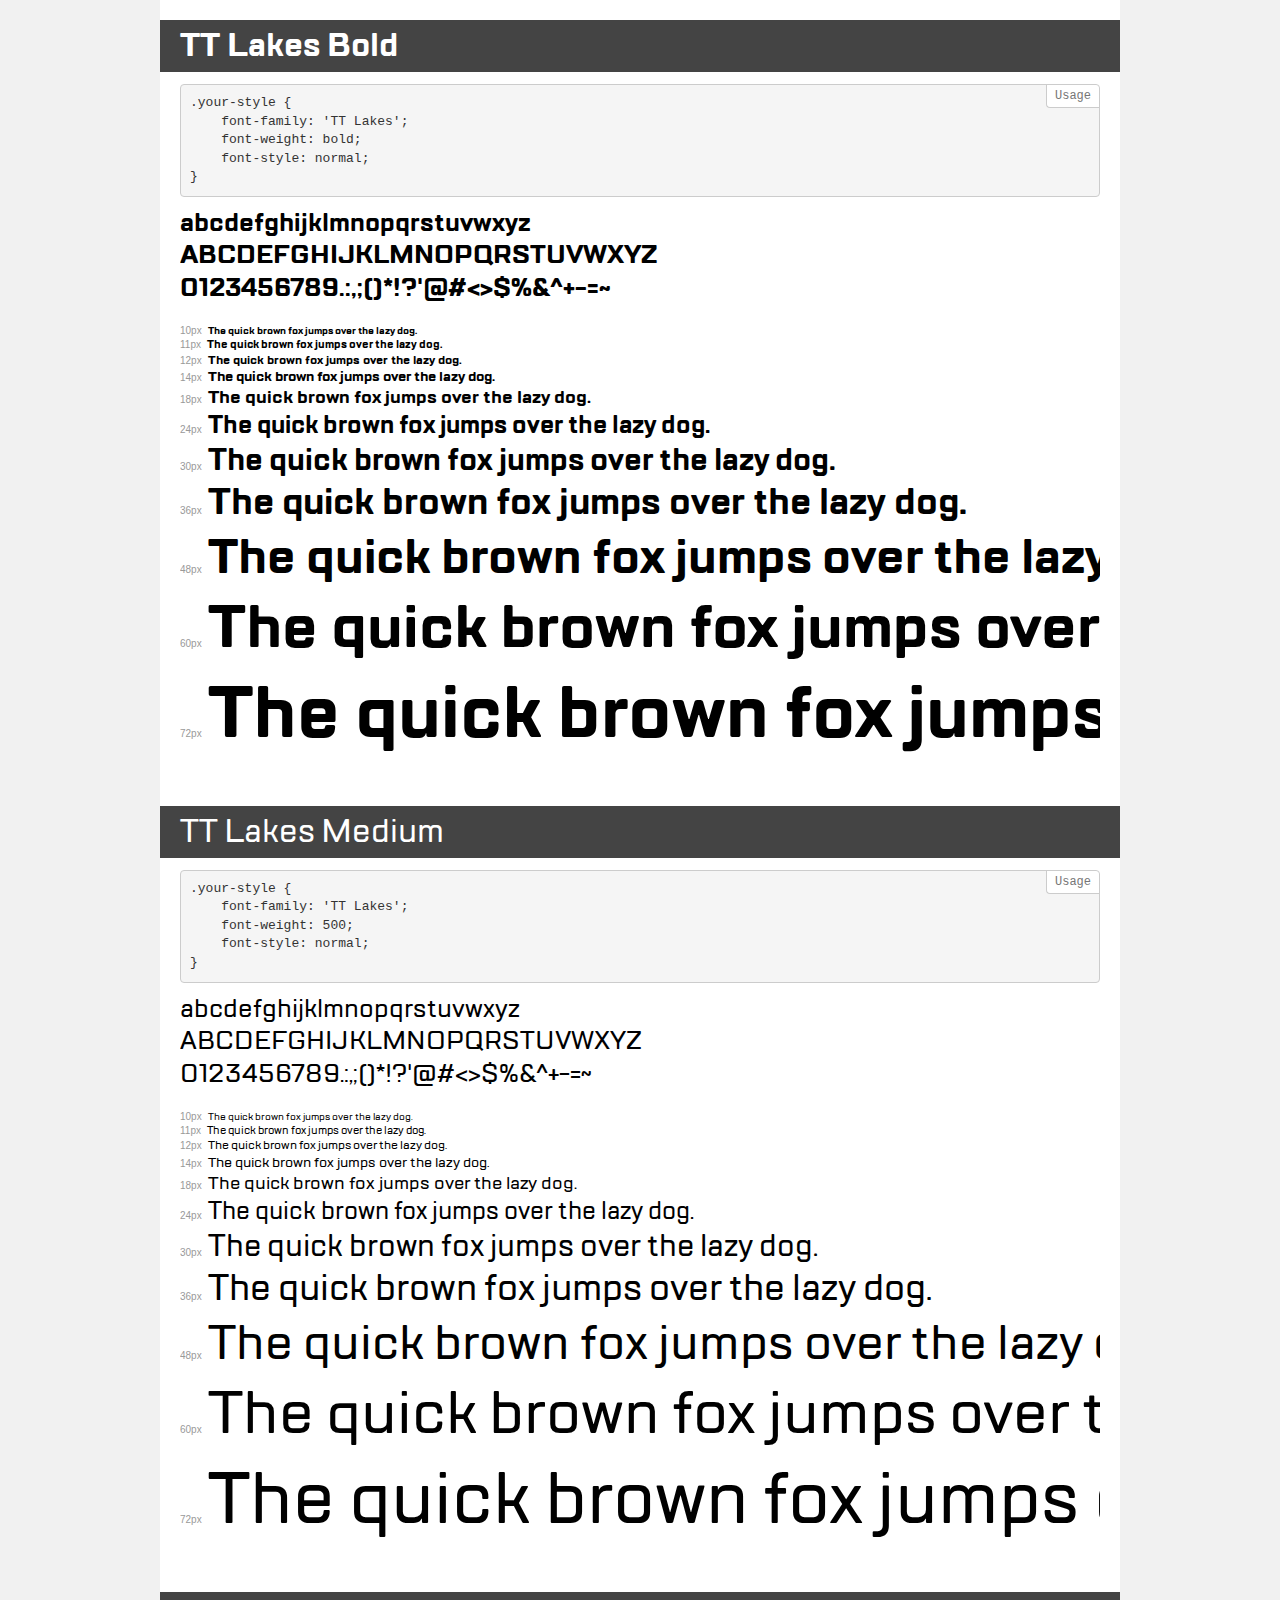
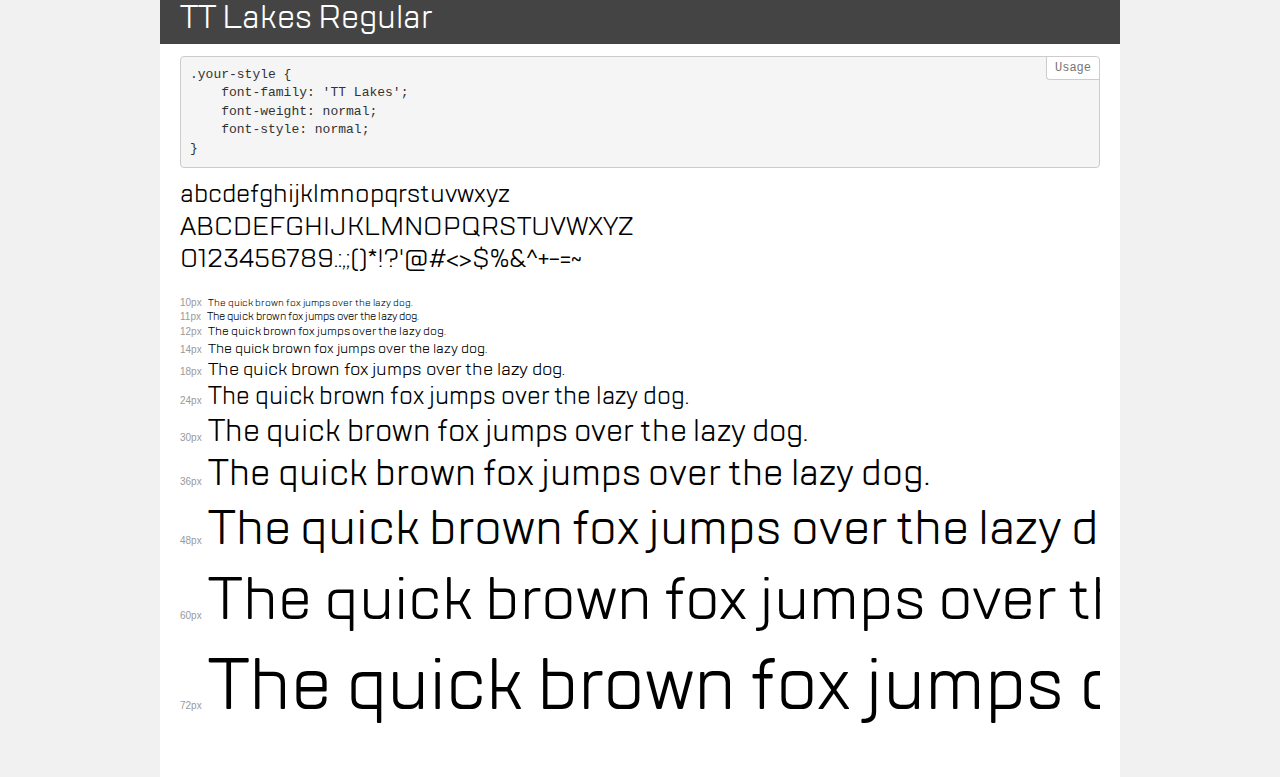
<file: figma/src/fonts/demo.html>
<!DOCTYPE html>
<html>
<head>
    <meta charset="utf-8">
    <meta http-equiv="X-UA-Compatible" content="IE=edge">
    <meta name="viewport" content="width=device-width, initial-scale=1">
    <meta name="robots" content="noindex, noarchive">
    <meta name="format-detection" content="telephone=no">
    <title>Transfonter demo</title>
    <link href="stylesheet.css" rel="stylesheet">
    <style>
        /*
        http://meyerweb.com/eric/tools/css/reset/
        v2.0 | 20110126
        License: none (public domain)
        */
        html, body, div, span, applet, object, iframe,
        h1, h2, h3, h4, h5, h6, p, blockquote, pre,
        a, abbr, acronym, address, big, cite, code,
        del, dfn, em, img, ins, kbd, q, s, samp,
        small, strike, strong, sub, sup, tt, var,
        b, u, i, center,
        dl, dt, dd, ol, ul, li,
        fieldset, form, label, legend,
        table, caption, tbody, tfoot, thead, tr, th, td,
        article, aside, canvas, details, embed,
        figure, figcaption, footer, header, hgroup,
        menu, nav, output, ruby, section, summary,
        time, mark, audio, video {
            margin: 0;
            padding: 0;
            border: 0;
            font-size: 100%;
            font: inherit;
            vertical-align: baseline;
        }
        /* HTML5 display-role reset for older browsers */
        article, aside, details, figcaption, figure,
        footer, header, hgroup, menu, nav, section {
            display: block;
        }
        body {
            line-height: 1;
        }
        ol, ul {
            list-style: none;
        }
        blockquote, q {
            quotes: none;
        }
        blockquote:before, blockquote:after,
        q:before, q:after {
            content: '';
            content: none;
        }
        table {
            border-collapse: collapse;
            border-spacing: 0;
        }
        /* common styles */
        body {
            background: #f1f1f1;
            color: #000;
        }
        .page {
            background: #fff;
            width: 920px;
            margin: 0 auto;
            padding: 20px 20px 0 20px;
            overflow: hidden;
        }
        .font-container {
            overflow-x: auto;
            overflow-y: hidden;
            margin-bottom: 40px;
            line-height: 1.3;
            white-space: nowrap;
            padding-bottom: 5px;
        }
        h1 {
            position: relative;
            background: #444;
            font-size: 32px;
            color: #fff;
            padding: 10px 20px;
            margin: 0 -20px 12px -20px;
        }
        .letters {
            font-size: 25px;
            margin-bottom: 20px;
        }
        .s10:before {
            content: '10px';
        }
        .s11:before {
            content: '11px';
        }
        .s12:before {
            content: '12px';
        }
        .s14:before {
            content: '14px';
        }
        .s18:before {
            content: '18px';
        }
        .s24:before {
            content: '24px';
        }
        .s30:before {
            content: '30px';
        }
        .s36:before {
            content: '36px';
        }
        .s48:before {
            content: '48px';
        }
        .s60:before {
            content: '60px';
        }
        .s72:before {
            content: '72px';
        }
        .s10:before, .s11:before, .s12:before, .s14:before,
        .s18:before, .s24:before, .s30:before, .s36:before,
        .s48:before, .s60:before, .s72:before {
            font-family: Arial, sans-serif;
            font-size: 10px;
            font-weight: normal;
            font-style: normal;
            color: #999;
            padding-right: 6px;
        }
        pre {
            display: block;
            position: relative;
            padding: 9px;
            margin: 0 0 10px;
            font-family: Monaco, Menlo, Consolas, "Courier New", monospace !important;
            font-size: 13px;
            line-height: 1.428571429;
            color: #333;
            font-weight: normal !important;
            font-style: normal !important;
            background-color: #f5f5f5;
            border: 1px solid #ccc;
            overflow-x: auto;
            border-radius: 4px;
        }
        pre:after {
            display: block;
            position: absolute;
            right: 0;
            top: 0;
            content: 'Usage';
            line-height: 1;
            padding: 5px 8px;
            font-size: 12px;
            color: #767676;
            background-color: #fff;
            border: 1px solid #ccc;
            border-right: none;
            border-top: none;
            border-radius: 0 4px 0 4px;
            z-index: 10;
        }
        /* responsive */
        @media (max-width: 959px) {
            .page {
                width: auto;
                margin: 0;
            }
        }
    </style>
</head>
<body>
<div class="page">
    <div class="demo" style="font-family: 'TT Lakes'; font-weight: bold; font-style: normal;">
        <h1>TT Lakes Bold</h1>
        <pre>.your-style {
    font-family: 'TT Lakes';
    font-weight: bold;
    font-style: normal;
}</pre>
        <div class="font-container">
            <p class="letters">
                abcdefghijklmnopqrstuvwxyz<br>
ABCDEFGHIJKLMNOPQRSTUVWXYZ<br>
                0123456789.:,;()*!?'@#<>$%&^+-=~
            </p>
            <p class="s10" style="font-size: 10px;">The quick brown fox jumps over the lazy dog.</p>
            <p class="s11" style="font-size: 11px;">The quick brown fox jumps over the lazy dog.</p>
            <p class="s12" style="font-size: 12px;">The quick brown fox jumps over the lazy dog.</p>
            <p class="s14" style="font-size: 14px;">The quick brown fox jumps over the lazy dog.</p>
            <p class="s18" style="font-size: 18px;">The quick brown fox jumps over the lazy dog.</p>
            <p class="s24" style="font-size: 24px;">The quick brown fox jumps over the lazy dog.</p>
            <p class="s30" style="font-size: 30px;">The quick brown fox jumps over the lazy dog.</p>
            <p class="s36" style="font-size: 36px;">The quick brown fox jumps over the lazy dog.</p>
            <p class="s48" style="font-size: 48px;">The quick brown fox jumps over the lazy dog.</p>
            <p class="s60" style="font-size: 60px;">The quick brown fox jumps over the lazy dog.</p>
            <p class="s72" style="font-size: 72px;">The quick brown fox jumps over the lazy dog.</p>
        </div>
    </div>
    <div class="demo" style="font-family: 'TT Lakes'; font-weight: 500; font-style: normal;">
        <h1>TT Lakes Medium</h1>
        <pre>.your-style {
    font-family: 'TT Lakes';
    font-weight: 500;
    font-style: normal;
}</pre>
        <div class="font-container">
            <p class="letters">
                abcdefghijklmnopqrstuvwxyz<br>
ABCDEFGHIJKLMNOPQRSTUVWXYZ<br>
                0123456789.:,;()*!?'@#<>$%&^+-=~
            </p>
            <p class="s10" style="font-size: 10px;">The quick brown fox jumps over the lazy dog.</p>
            <p class="s11" style="font-size: 11px;">The quick brown fox jumps over the lazy dog.</p>
            <p class="s12" style="font-size: 12px;">The quick brown fox jumps over the lazy dog.</p>
            <p class="s14" style="font-size: 14px;">The quick brown fox jumps over the lazy dog.</p>
            <p class="s18" style="font-size: 18px;">The quick brown fox jumps over the lazy dog.</p>
            <p class="s24" style="font-size: 24px;">The quick brown fox jumps over the lazy dog.</p>
            <p class="s30" style="font-size: 30px;">The quick brown fox jumps over the lazy dog.</p>
            <p class="s36" style="font-size: 36px;">The quick brown fox jumps over the lazy dog.</p>
            <p class="s48" style="font-size: 48px;">The quick brown fox jumps over the lazy dog.</p>
            <p class="s60" style="font-size: 60px;">The quick brown fox jumps over the lazy dog.</p>
            <p class="s72" style="font-size: 72px;">The quick brown fox jumps over the lazy dog.</p>
        </div>
    </div>
    <div class="demo" style="font-family: 'TT Lakes'; font-weight: normal; font-style: normal;">
        <h1>TT Lakes Regular</h1>
        <pre>.your-style {
    font-family: 'TT Lakes';
    font-weight: normal;
    font-style: normal;
}</pre>
        <div class="font-container">
            <p class="letters">
                abcdefghijklmnopqrstuvwxyz<br>
ABCDEFGHIJKLMNOPQRSTUVWXYZ<br>
                0123456789.:,;()*!?'@#<>$%&^+-=~
            </p>
            <p class="s10" style="font-size: 10px;">The quick brown fox jumps over the lazy dog.</p>
            <p class="s11" style="font-size: 11px;">The quick brown fox jumps over the lazy dog.</p>
            <p class="s12" style="font-size: 12px;">The quick brown fox jumps over the lazy dog.</p>
            <p class="s14" style="font-size: 14px;">The quick brown fox jumps over the lazy dog.</p>
            <p class="s18" style="font-size: 18px;">The quick brown fox jumps over the lazy dog.</p>
            <p class="s24" style="font-size: 24px;">The quick brown fox jumps over the lazy dog.</p>
            <p class="s30" style="font-size: 30px;">The quick brown fox jumps over the lazy dog.</p>
            <p class="s36" style="font-size: 36px;">The quick brown fox jumps over the lazy dog.</p>
            <p class="s48" style="font-size: 48px;">The quick brown fox jumps over the lazy dog.</p>
            <p class="s60" style="font-size: 60px;">The quick brown fox jumps over the lazy dog.</p>
            <p class="s72" style="font-size: 72px;">The quick brown fox jumps over the lazy dog.</p>
        </div>
    </div>
</div>
</body>
</html>
</file>
<file: homeProject/styles/main.css>
@import url('https://fonts.googleapis.com/css?family=Montserrat&display=swap');
@import url('https://fonts.googleapis.com/css?family=Montserrat|Roboto+Slab&display=swap');
@import url(modal.css);
@import url(media.css);
*{
  outline: none;
  box-sizing: border-box;
  padding: 0;
  margin: 0;
}
html{
  font-size:15px;
}
body{
    width:100%;
    background-color:#ffffff;
    font-family:'Roboto-Slab'
}
h1,h2,h3,h4,h5,h6,a{
  font-family: Montserrat,'Segoe UI', Tahoma, Geneva, Verdana, sans-serif;
}
img{
  max-width: 100%;
}
.container{
  max-width: 1170px;
  text-align: center;
  width: 100%;
  margin: 0 auto;
}
.go_top{
  position: fixed;
  bottom: 20px;
  right: 20px;
  width: 30px;
  height: 30px;
  background-color: #c0301c;
  display:flex;
  justify-content: center;
  align-items: center;
  border-radius:7px;
  cursor:pointer;
  z-index:1000000;
  transition:all 0.3s ease;
}
.go_top:hover{
  background: deeppink;
  transform:translateY(-3px);
}
.go_top .fa-arrow-up{ 
color:#ffffff;
font-weight: 600;
}
/* header */
header{
  width:100%;
  min-height: 500px;
  /* background-image: url(../images/homebg.png); */
  background-position: center center;
  background-repeat: no-repeat;
  background-size: cover;
  padding-top:30px;
  overflow: hidden;
}
header .header-navigation{
    display: flex;
    justify-content: space-between;
    align-items: center;
}
.fixed{
  position: fixed;
  top:0;
  left:0;
  padding:10px 10px;
  width: 100%;
  border-bottom:1px solid coral;
  background-color: #c0301c;
  transition:all 0.3s ease;
  z-index: 1500000;
}
header .header-navigation .logotype{
  color:#ffffff;
  font-weight: 900;
}
header .header-navigation .header-navigation__link a{
  text-decoration:none;
  color:#ffffff;
  margin-right: 20px;
  transition:all 0.3s ease;
  font-weight: 600;
}
header .header-navigation .header-navigation__link a:hover{
  color:#333;
  text-decoration: underline;
}
header  .header-content{
  padding-top: 150px;
  text-align:center;
}
header  .header-content h1{
  text-transform: uppercase;
  color:#ffffff;
  font-weight: lighter;
  margin-bottom:10px;
}
header  .header-content p{
  color:#ffffff;
  margin-bottom:30px;
}
header .header-content a{
  text-decoration: none;
  color:#ffffff;
  text-transform: uppercase;
  padding:15px 20px;
  border:1px solid #ffffff;
  border-radius: 5px;
  transition: all 0.3s ease;
}
header .header-content a:hover{
  background-color: deeppink;
}
/* servises */
.servises{
  padding-top:100px;
  text-align: center;
}
.servises h1.serveses-header{
  color:#333;
  text-transform: uppercase;
  margin-bottom:30px;
  font-weight:normal;
}

.servises span{
  color:#333;
  display: block;
  margin-bottom:30px;
}
.servises .servises-cards{
  display: flex;
  justify-content: space-between;
  align-items: center;
}
.servises .servises-cards img{
  width:100%
}
.servises .servises-cards .card{
  display: flex;
  justify-content: space-between;
  align-items: center;
  flex-direction: column;
}
.servises .servises-cards .card h1{
  color:#333;
  text-transform: uppercase;
  margin-bottom:30px;
  font-weight:normal;
}
.servises .servises-cards .card p{
  width:80%;
  margin: 0 auto;
}
.servises .servises-cards .card .card-bord{
  text-align: center;
  width: 60px;
  height: 60px;
  border:2px solid silver;
  padding:10px;
  border-radius: 50%;
  display: flex;
  justify-content: center;
  align-items: center;
  margin-bottom: 30px;
}
.servises .servises-cards .card .card-bord.red{
  background-color: #c0301c;
}
/* about */
section .slick-prev{
  opacity: 1;
  background-color: #8d8d8d;
  left: 20px;
  top:100px;
  cursor: pointer;
  z-index: 3000;
  height: 30px;
  width:30px;
}
section .slick-next::before{
  content: ">",
  color:#ffffff;
  border:none;
  font-size:20px;
  opacity:1;
}
section .slick-prev::before{
  content: ">",
  color:#ffffff;
  border:none;
  font-size:20px;
  opacity:1;
}
section .slick-prev:hover::before{
  color:#ffffff;
}
section .slick-next{
  opacity: 1;
  background-color: #8d8d8d;
  right:20px;
  top:100px;
  cursor: pointer;
  color:#ffffff;
  z-index: 3000;
  height: 30px;
  width:30px;
}
section .slick-next:hover,section .slick-prev:hover{
  background-color: #c0301c;
}
section .slick-next:focus, section .slick-prev:focus{
  background-color: #c0301c;
}
section.about{
  padding-top:200px;
  text-align: center;
  padding-bottom: 200px;
  overflow: hidden;
}
section.about h1.about-heading{
  color:#333;
  text-transform: uppercase;
  margin-bottom:30px;
  font-weight:normal;
}
section.about .about-line{
  display: block;
  margin-bottom:30px;
  color:#333;
  font-weight: 900;
  font-size: 30px;
}
section.about .about-text{
  display: flex;
  justify-content: space-around;
  padding-top:50px;
  padding-bottom:50px;
}
section.about .about-text p{
  width: 40%;
  margin: 0 auto;
  color:#333;
  text-align: left;
}
section.about .about-person__slider .person-card{
  display: flex;
  flex-direction: column;
  justify-content: center;
  align-items: center;
  cursor: pointer;
}
section.about .about-person__slider .person-card h1{
  color:#333;
  font-size: 15px;
  text-transform: uppercase;
  margin-top: 20px;
  margin-bottom:20px;
  font-weight:normal;
}
section.about .about-person__slider .person-card p{
  color:#333;
}
section.about .about-person__slider .person-card .person{
  position: relative;
  width:90%;
  height: 200px;
  background-position: top center;
  background-repeat: no-repeat;
  background-size: cover;
}
section.about .about-person__slider .person-card .person.knail{
  background-image: url(../images/about-personKnalil.png);
}
section.about .about-person__slider .person-card .person.rubel{
   background-image: url(../images/about-personRubel.png);
}
section.about .about-person__slider .person-card .person.shamin{
  background-image: url(../images/about-personShamin.png);
}
section.about .about-person__slider .person-card .person.john{
  background-image: url(../images/about-personJnon.png);
}
section.about .about-person__slider .person-card .person.mark{
  background-image: url(../images/about-personMark.png);
}
section.about .about-person__slider .person-card .person.smag{
  background-image: url(../images/about-personSmag.png);
}

section.about .about-person__slider .person-card .person .person-show{
  transition: all 0.3s ease;
  position: absolute:
  top:0;
  left:0;
  height:100%;
  width:100%;
  background-color:silver;
  opacity:0;
  display:flex;
  justify-content:center;
  align-items:flex-end;
  padding-bottom:30px;
  z-index:-100;
}
section.about .about-person__slider .person-card .person:hover .person-show{
  opacity:0.6;
}
section.about .about-person__slider .person-card .person .person-show .social-links{
  position: relative;
  z-index: 5000;
  opacity: 1;
}
section.about .about-person__slider .person-card .person .person-show .social-links a{
    display: inline-block;
    margin-right: 5px;
    transition: all 0.3s ease;
    padding: 5px;
    z-index: 2500;
    opacity: 1;
}
section.about .about-person__slider .person-card .person .person-show .social-links .icon{
  color:#ffffff;
  position: relative;
  z-index: 2500;
  opacity: 1;
  font-size: 16px;
}
section.about .about-person__slider .person-card .person .person-show .social-links a:hover{
  background-color:#c0301c;
  opacity: 1;
}
/* works */
section.works{
  text-align: center;
  padding-bottom: 50px;
}
section.works h1.works-heading{
  color:#333;
  text-transform: uppercase;
  margin-bottom:30px;
  font-weight:normal;
}
section.works span.works-line{
  display: block;
  margin-bottom:30px;
  color:#333;
  font-weight: 900;
  font-size: 30px;
}
section.works .toggles button{
  background-color: transparent;
  border:none;
  outline:none;
  cursor: pointer;
  color:#333;
  font-weight: normal;
  margin-right: 15px;
  transition:all 0.3s ease;
}
section.works .toggles button:hover{
  color:#c0301c;
}
section.works .works-cards{
  display: flex;
  flex-wrap: wrap;
  justify-content: space-around;
  align-items: center;
  padding: 50px  100px 0 100px;
}
section.works .works-cards .works-card{
  position: relative;
  display: flex;
  justify-content: center;
  align-items: center;
  flex-direction: column;
  flex-basis: 32%;
  height: 250px;
  background-position: center center;
  background-repeat: no-repeat;
  background-size:cover;
  cursor: pointer;
  z-index: 50;
  margin-bottom:15px;
  transition:all 0.5s ease;
}
section.works .works-cards .card:hover{
box-shadow:12px 12px 60px orange;
transform:translateY(-6px);
}
section.works .works-cards .works-card::before{
content: "";
position:absolute;
top:0;
left:0;
width:100%;
height: 100%;
background-color: #c0301c;
opacity: 0;
z-index: -20;
transition: all 0.3s ease;
}
section.works .works-cards .works-card:hover::before{
  opacity:0.6;
}
section.works .works-cards .works-card .works-card__heading{
  color:#ffffff;
  font-weight: normal;
  margin-bottom:10px;
  opacity: 0;
  transition:all 0.3s ease;
}
section.works .works-cards .works-card p{
  color:#ffffff;
  font-weight: normal;
  margin-bottom:10px;
  opacity: 0;
  transition:all 0.3s ease;
}
section.works .works-cards .works-card .more{
  padding: 8px 12px;
  color:#c0301c;
  background-color: #ffffff;
  text-transform: uppercase;
  cursor: pointer;
  opacity: 0;
  transition:all 0.3s ease;
}
section.works .works-cards .works-card .more:hover{
  background-color: deeppink;
}
section.works .cards .brand1{
  /* добавить класс .hair для  каждого блока свой класс и свое изображение*/
  background-image: url(../images/works-cardHair.png);
}
section.works  .cards .brand2{
  background-image: url(../images/brandding.jpg);
}
section.works  .cards .brand3{
  background-image: url(../images/branding1.png);
}

section.works .cards .design1{
  /* добавить класс .hair для  каждого блока свой класс и свое изображение*/
  background-image: url(../images/design1.jpg);
}
section.works  .cards .design2{
  background-image: url(../images/design2.jpg);
}
section.works  .cards .design3{
  background-image: url(../images/design3.jpg);
}

section.works  .cards .development1{
  background-image: url(../images/development1.jpg);
}
section.works  .cards .development2{
  background-image: url(../images/development2.jpg);
}
section.works  .cards .development3{
  background-image: url(../images/development3.jpg);
}
section.works  .cards .strategy1{
  background-image: url(../images/strategy1.jpg);
}
section.works  .cards .strategy2{
  background-image: url(../images/strategy2.jpg);
}
section.works  .cards .strategy3{
  background-image: url(../images/strategy3.jpg);
}

section.works .works-cards .works-card:hover p,
section.works .works-cards .works-card:hover .more,
section.works .works-cards .works-card:hover .works-card__heading{
  opacity:1;
}
/* our_work */
section.our_work{
position: relative;
background-position: center center;
background-repeat: no-repeat;
background-size: cover;
height: 600px;
width:100%;
margin-bottom: 50px;
display: flex;
flex-direction: column;
justify-content: center;
align-items: center;
z-index:30;
}
section.our_work::before{
content:'';
position: absolute;
top:0;
left:0;
width:100%;
height: 100%;
background-color: #c0301c;
opacity: 0.6;
z-index: -12;
}
section.our_work h1{
  color:#ffffff;
  font-weight: normal;
  margin-bottom: 30px;
}
section.our_work div.get_touch{
  color:#ffffff;
  text-transform: uppercase;
  padding:15px 20px;
  border:1px solid #ffffff;
  cursor: pointer;
  display: inline-block;
  transition: all 0.3s ease;
  border-radius: 5px;
}
section.our_work div.get_touch:hover{
  background-color: deeppink;
}
/* section blog */
section.blog{
  padding-bottom:50px;
}
section.blog h1.blog-heading{
  color:#333;
  text-transform: uppercase;
  margin-bottom:20px;
  font-weight:normal;
}
section.blog span.blog-line{
  color:#333;
  font-weight: bold;
  font-size: 20px;
  display:block;
  margin-bottom:20px;
}
section.blog p{
  color:#333;
  margin-bottom:30px;
}
section.blog .post{
  display:flex;
  justify-content: space-between;
  align-items:flex-start;
  margin-bottom: 50px;
}
section.blog  .post .post-image{
  flex-basis: 40%;
  height: auto;
}
section.blog .post .post-content{
  text-align: left;
  flex-basis: 60%;
  padding-left:50px;
}
section.blog .post .post-content .date-container{
  display: flex;
  justify-content: space-between;
  margin-bottom: 20px;
}
section.blog .post .post-content .date-container .date{
  flex-basis: 12%;
  border:2px solid #555555;
  display: flex;
  justify-content: center;
  align-items: center;
  flex-direction: column;
}
section.blog .post .post-content .date-container .date .number{
  text-transform: uppercase;
  color:#a0a0a0;
  font-size: 25px;
  font-weight: bold;
}
section.blog .post .post-content .date-container .date .month{
  color:#a0a0a0;
  font-size: 20px;
  font-weight: normal;
  text-transform: lowercase;
}
section.blog .post .post-content .date-container .post-heading{
  flex-basis: 86%;
  margin-left: 2%;
  text-align: left;
  padding-top:15px;
}
section.blog .post .post-content .date-container .post-heading h1{
  text-transform: uppercase;
  color:#c0301c;
  font-size: 16px;
  margin-bottom: 10px;
}
section.blog .post .post-content .date-container .post-heading p{
  color:#a0a0a0;
  font-style: italic;
  font-weight: normal;
}
section.blog .post .post-content .post-text p{
color:#333;
line-height: 1.5em;
}
section.blog .post .post-content  .read-more{
  text-transform: uppercase;
  color:#c0301c;
  transition: all 0.1s ease;
  display:inline-block;
  cursor: pointer;
}
section.blog .post .post-content  .read-more:hover{
  border-bottom:1px solid #c0301c;
}
/* brands */
section.clients .brands{
  width: 80%;
  margin:0 auto;
  display: flex;
  align-items: center;
  justify-content: space-around;
  flex-wrap: wrap;
  margin-bottom: 50px;
}
section.clients p{
  color:#a0a0a0;
  font-style: italic;
  line-height:1em;
  font-weight: normal;
  margin-bottom: 20px;
}
section.clients h2{
  color:#a0a0a0;
  font-weight: normal;
  margin-bottom:20px;
}
section.clients .dots-decore{
  display: flex;
  justify-content: center;
  align-items: center;
}
section.clients .dots-decore .dot{
  display: inline-block;
  width: 10px;
  height: 10px;
  background-color:#c0301c;
  border-radius: 50%;
  margin-right: 5px;
}
/*contacts */
section.contacts{
  margin-top:100px;
  margin-bottom: 100px;
}
section.contacts h1.contacts-heading{
  color:#333;
  text-transform: uppercase;
  margin-bottom:20px;
  font-weight:normal;
}
section.contacts span.contacts-line{
  color:#333;
  font-weight: bold;
  font-size: 20px;
  display:block;
  margin-bottom:20px;
}
section.contacts p{
  color:#333;
  margin-bottom:50px;
}
section.contacts .contact-form{
  display: flex;
  justify-content: space-between;
  align-items:flex-start;
  width:80%;
  margin: 0 auto;
}
section.contacts .contact-form .address{
  display:flex;
  flex-direction:column;
  justify-content:center;
  align-items:flex-start;
}
section.contacts .contact-form .address .address-titile{
  display: flex;
  justify-content: flex-start;
  align-items: center;
  margin-bottom: 10px;
}
section.contacts .contact-form .address .address-titile .address-icon{
  margin-right: 10px;
  color:#333;
  font-weight:bold;
}
section.contacts .contact-form .address .address-titile h2{
color:#a0a0a0;
text-transform: uppercase;
font-weight: normal;
font-size:15px;
}
section.contacts .contact-form .address  .geolocation span a,
section.contacts .contact-form .address  .hotline span a,
section.contacts .contact-form .address  .email span a
{
  text-decoration: none;
  display:block;
  text-align: left;
  color:#333;
  font-size: 12px;
  margin-left:20px;
  transition: all 0.3s ease;
}
section.contacts .contact-form .address  .geolocation span a:hover,
section.contacts .contact-form .address  .hotline span a:hover,
section.contacts .contact-form .address  .email span a:hover{
color:#c0301c
}
section.contacts .contact-form .address  .geolocation,
section.contacts .contact-form .address  .hotline,
section.contacts .contact-form .address  .email{
  margin-bottom:10px;
}
section.contacts .contact-form .information{
  flex-basis: 60%;
  text-align: left;
}
section.contacts .contact-form .address{
  flex-basis:40%;
}
section.contacts .contact-form .information .information-block{
  display: flex;
  justify-content:center;
  align-items:stretch;
  margin-bottom:20px;
}
section.contacts .contact-form .information .information-block div:first-child{
  flex-basis: 47%;
  margin-right: 3%;
}
section.contacts .contact-form .information .information-block div:last-child{
  flex-basis: 47%;
  margin-left: 3%;
}
section.contacts .contact-form .information .information-block input{
  display: inline-block;
  width: 100%;
  padding:10px 0 10px 0;
  border:none;
  border-top:1px solid #333;
  border-bottom:1px solid #333;
  text-transform: uppercase;
}
section.contacts .contact-form .information .information-block div input:last-child{
  margin-top:20px;
}
section.contacts .contact-form .information textarea{
  display: block;
  width:100%;
  border:none;
  height: 100px;
  border-top:1px solid #333;
  border-bottom:1px solid #333;
  margin-bottom:20px;
  text-transform: uppercase;
}
section.contacts .contact-form .information .information-block input:focus,
section.contacts .contact-form .information textarea:focus{
  border-color:#c0301c;
}
section.contacts .contact-form .information .msg_btn{
  border:1px solid #333;
  background-color:transparent;
  padding: 12px 38px;
  text-transform: uppercase;
  color:#333;
  cursor: pointer;
  transition:all 0.3s ease;
}
section.contacts .contact-form .information .msg_btn:hover{
  background: deeppink;
}
section.contacts .contact-form .information .litle-text{
  display: inline-block;
  margin-left: 30px;
  font-size: 12px;
  color:#333;
}
section.contacts .contact-form .information .litle-text::before{
 content:"*";
 color:#c0301c;
 font-weight: bold;
}
/* footer */
footer{
  background-color:#c0301c;
  padding: 70px 0;
}
footer .footer-social{
  margin-bottom:20px;
}
footer .footer-social a .icon{
 display: inline-block;
 margin:0 5px;
 color:#ffffff;
 padding: 5px;
 border:1px solid #ffffff;
 border-radius: 50%;
 transition:all 0.3s ease;
}
footer .footer-social a .icon:hover{
  color:deeppink;
  border-color:deeppink;
}
footer .footer-line{
  display: inline-block;
  width: 50px;
  height: 1.5px;
  background: #ffffff;
  text-align:center;
  margin-bottom:20px;
}
footer p{
  color:#ffffff;
  text-transform: uppercase;
  font-family:"Roboto Slab", 'Segoe UI', Tahoma, Geneva, Verdana, sans-serif;
  font-size: 12px;
}
</file>
<file: JavaMentorTest/style.css>
/* fonts */
@font-face {
  font-family: 'Proxima-Nova_bold';
  src: url('fonts/ProximaNova-Bold.eot');
  src: url('fonts/ProximaNova-Bold.eot?#iefix') format('embedded-opentype'),
      url('fonts/ProximaNova-Bold.woff2') format('woff2'),
      url('fonts/ProximaNova-Bold.woff') format('woff'),
      url('fonts/ProximaNova-Bold.ttf') format('truetype'),
      url('fonts/ProximaNova-Bold.svg#ProximaNova-Bold') format('svg');
  font-weight: bold;
  font-style: normal;
}

@font-face {
  font-family: 'Proxima-Nova_reg';
  src: url('fonts/ProximaNovaCond-Regular.eot');
  src: url('fonts/ProximaNovaCond-Regular.eot?#iefix') format('embedded-opentype'),
      url('fonts/ProximaNovaCond-Regular.woff2') format('woff2'),
      url('fonts/ProximaNovaCond-Regular.woff') format('woff'),
      url('fonts/ProximaNovaCond-Regular.ttf') format('truetype'),
      url('fonts/ProximaNovaCond-Regular.svg#ProximaNovaCond-Regular') format('svg');
  font-weight: normal;
  font-style: normal;
}
/* all settings */
*{
  box-sizing: border-box;
  padding: 0;
  margin: 0;
}
html{
  font-size: 15px;
}
img{
  width: 100%;
  height: auto;
}
body{
  padding:0;
  margin:0;
  font-family: Proxima-Nova_reg, 'Segoe UI', Tahoma, Geneva, Verdana, sans-serif;
}

.container{
  max-width: 1170px;
  width:100%;
  margin:0 auto;
}
.button{
  display: inline-block;
  padding:0.8rem 1.7rem;
  color:#fff;
  font-family: Proxima-Nova_bold, 'Segoe UI', Tahoma, Geneva, Verdana, sans-serif;
  font-weight: 700;
  border:none;
  border-radius:0.7rem;
  background-color: rgb(82, 126, 206);
  transition:all 0.3s ease;
  cursor: pointer;
}
.button:hover{
  background-color: rgb(56, 109, 206);;
}
/* header */
.header{
  background-image: url(image/main-bg.jpeg);
  background-position: center center;
  background-repeat: no-repeat;
  background-size: cover;
  height: 100vh;

}
/* main */
.main{
    display:flex;
    flex-direction: column;
    justify-content: center;
    align-items: center;
    text-align: center;
    height: 100vh;
}
.main h1{
  font-family: Proxima-Nova_bold, 'Segoe UI', Tahoma, Geneva, Verdana, sans-serif;
  font-size: 3.5rem;
  padding:1rem;
  background-color: #f2f2f2;
  color:#000;
  border-radius:0.7rem;
}
.main img{
  max-width: 50rem;
  display: block;
  margin: 1rem auto;
  background-color: #f2f2f2;
  padding:1rem;
  border-radius: 0.7rem;
}
/* rating */
.rating{
  padding-top:3rem;
  padding-bottom:3rem;
  background-color: #f2f2f2;
}
.rating-header{
   text-align:center;
   font-family: Proxima-Nova_bold, 'Segoe UI', Tahoma, Geneva, Verdana, sans-serif;
   margin-bottom: 3rem;
}
.rating-content{
  border:1px solid silver;
  width: 70%;
  margin: 0 auto;
  padding:2rem;
  background-color: #fff;
  border-radius:0.7rem;
}
.rating-content h4{
  margin-bottom: 1rem;
  padding-left:1rem;
  color:rgb(56, 109, 206);
}
/* rating-form */
.rating-form{
  display: flex;
  justify-content: flex-start;
  align-items: center;
  padding-left: 1rem;
}
.rating-select{
  display: inline-block;
  padding:0.7rem 1.7rem;
  border-radius:0.7rem;
  margin-right: 0.5rem;
}
.rating-select option{
  display: inline-block;
  padding:0.7rem 1.7rem;
  border-radius:0.7rem;
}
.content{
  margin-top:2rem;
  width: 100%;
}
.status{
  margin-left: 0.5rem;
  display: flex;
  justify-content: center;
  align-items: center;
  width: 3rem;
  height: 3rem;
}
/* content */
.content{
  display: flex;
  justify-content: space-around;
  align-items: center;
  flex-wrap: wrap;
}
/* content-block */
.content-block{
   flex-basis: 45%;
   max-height: 8rem;
   display:flex;
   justify-content: space-around;
   text-align: center;
   border:1px solid silver;
   border-radius:0.7rem;
   margin: 1rem 1rem;
   padding:0.6rem;
   animation: showContent 0.5s ease-in-out forwards;
}
.content-block .img-block{
  flex-basis: 30%;
}
.content-block .img-block img{
  width:100%;
  height: 100%;
} 
.content-block .discription{
  flex-basis: 70%;
  text-align:left;
  padding-left:0.5rem;
  font-size: 1.3rem;
}
.content-block .discription .name{
  font-weight: 700;
}
.content-block .discription .doc{
  font-size: 1.3rem;
  transition:color 0.3s ease;
  text-decoration: none;
  font-weight: bold;
  color:#333;
}
.content-block .discription .doc:hover{
  color:brown;
}

/* animation showContent*/
@keyframes showContent{
  from{
      max-height: 0;
      overflow: hidden;
      opacity: 0;
  }
   to{
    max-height: 8rem;
    overflow: visible;
    opacity: 1;
   }
}
@keyframes showMobContent{
  from{
      max-height: 0;
      overflow: hidden;
      opacity: 0;
  }
   to{
    max-height: 10rem;
    height: 10rem;
    overflow: visible;
    opacity: 1;
   }
}
/* media */
@media(min-width:991px) and (max-width:1200px){
  /* main */
  .main h1{
    font-size: 2.5rem;
  }
  .main img{
    max-width: 40rem;
  }
  /*  rating*/ 
  .rating-header{
    font-size: 0.8rem;
  }
  .rating-content{
    width: 85%;
  }
}
@media(min-width:768px) and (max-width:990px){
   /* main */
   .main h1{
    font-size: 2.2rem;
  }
  .main img{
    max-width: 35rem;
  }
  /* rating */
  .rating-content{
    width: 90%;
  }
  .content-block{
    height: 10rem;
    animation: showMobContent 0.5s ease-in-out forwards;
  }
  .rating-header{
    font-size: 0.7rem;
  }

}
@media(min-width:600px) and (max-width:767px){
    /* main */
   .main h1{
    font-size: 1.7rem;
  }
  .main img{
    max-width: 25rem;
  }
  /* rating */
  .rating-header{
    font-size: 0.7rem;
  }
  .content-block{
    flex-basis: 80%;
    animation: showMobContent 0.5s ease-in-out forwards;
 }
 .rating-content h4{
   font-size: 0.9rem;
 }
}
@media(max-width:599px){
  /* main */
  .main h1{
    font-size: 1.2rem;
  }
  .main img{
    max-width: 20rem;
  }
  /* rating */
  .rating-header{
    font-size: 0.7rem;
  }
  .rating-content{
    width: 90%;
  }
  .content-block{
    flex-basis: 99%;
    animation: showMobContent 0.5s ease-in-out forwards;
 }
 .rating-content h4{
   font-size: 0.65rem;
 }
}
</file>
<file: present/styles/main.css>
* {
  box-sizing: border-box;
  padding: 0;
  margin: 0;
}
body {
  font-family: Impact, Haettenschweiler, 'Arial Narrow Bold', sans-serif;
  overflow-x: hidden;
}
.background {
  position: fixed;
  top: 0;
  left: 0;
  width: 100%;
  min-height: 100vh;
  z-index: 1;
  overflow: hidden;
}
.background__layer {
  position: absolute;
  width: 110%;
  top: -10%;
  left: -10%;
  height: 110%;
}
.background .layer_1 {
  background: url("../img/bg.png") center no-repeat;
  background-size: cover;
}
.background .layer_2 {
  background: url("../img/love.png") center no-repeat;
}
.content {
  position: relative;
  top: 100vh;
  z-index: 10;
  min-height: 500px;
  width: 100%;
  margin: auto;
  border-radius: 10px;
  background: rgba(250, 250, 250, 0.4);
}
.content__block {
  height: 100vh;
  background-size: cover;
  background-position: center 30%;
  background-repeat: no-repeat;
}
.content__block_1 {
  background-image: url(../img/content1.jpg);
}
.content__block_2 {
  background-image: url(../img/content2.jpg);
}
.content__block_3 {
  background-image: url(../img/content3.jpg);
  background-position: center 5%;
}
.content__block_4 {
  background-image: url(../img/content4.jpg);
  background-position: center 80%;
}
.content__block_5 {
  background-image: url(../img/content5.jpg);
}
</file>
<file: VerstkaTest/styles/main.css>
@font-face {
  font-family: 'Barlow-Condensed';
  src: url('../fonts/BarlowCondensed-Regular.woff2') format('woff2'), url('../fonts/BarlowCondensed-Regular.woff') format('woff'), url('../fonts/BarlowCondensed-Regular.ttf') format('truetype'), url('../fonts/BarlowCondensed-Regular.svg#BarlowCondensed-Regular') format('svg');
  font-weight: normal;
  font-style: normal;
}
* {
  padding: 0;
  margin: 0;
  box-sizing: border-box;
}
html {
  font-size: 15px;
}
img {
  max-width: 100%;
  width: 100%;
}
body {
  font-family: 'Barlow-Condensed', 'Segoe UI', Tahoma, Geneva, Verdana, sans-serif;
  background-color: #EFF6FF;
}
.container {
  width: 100%;
  max-width: 1170px;
  margin: 2rem auto;
  display: flex;
  min-height: 400px;
  align-items: stretch;
}
.bg {
  background-image: url(../img/bg.jpg);
  background-position: center center;
  background-size: cover;
  background-repeat: no-repeat;
  width: 50%;
}
.forms {
  width: 50%;
  padding: 6rem 3.5rem 6rem 3.5rem;
  background: #FFFFFF;
}
.forms-heading {
  margin-bottom: 1rem;
  color: #333;
  font-family: 'Barlow-Condensed', 'Segoe UI', Tahoma, Geneva, Verdana, sans-serif;
  font-weight: 700;
}
.forms-losung {
  color: #7B8A92;
  font-size: 1.2rem;
  font-family: 'Barlow-Condensed', 'Segoe UI', Tahoma, Geneva, Verdana, sans-serif;
  margin-bottom: 3rem;
}
.forms .buttons {
  display: flex;
  justify-content: space-between;
}
.forms .fb-btn {
  width: 230px;
  display: flex;
  align-items: center;
  justify-content: flex-start;
  padding: 0.7rem;
  margin: 0;
  border: none;
  cursor: pointer;
  background-color: #284C5F;
  transition: all 0.3s ease;
  font-family: 'Barlow-Condensed', 'Segoe UI', Tahoma, Geneva, Verdana, sans-serif;
  color: #EFF6FF;
}
.forms .fb-btn:hover {
  background-color: #376983;
}
.forms .fb-btn span {
  display: inline-block;
  margin-right: 1rem;
  width: 1rem;
  height: 1rem;
}
.forms .in-btn {
  width: 230px;
  display: flex;
  align-items: center;
  justify-content: flex-start;
  padding: 0.7rem;
  margin: 0;
  border: none;
  cursor: pointer;
  background-color: #0076B6;
  transition: all 0.3s ease;
  font-family: 'Barlow-Condensed', 'Segoe UI', Tahoma, Geneva, Verdana, sans-serif;
  color: #EFF6FF;
}
.forms .in-btn:hover {
  background-color: #0097e9;
}
.forms .in-btn span {
  display: inline-block;
  margin-right: 1rem;
  width: 1rem;
  height: 1rem;
}
.forms .or {
  margin-top: 4rem;
  text-align: center;
}
.forms .or span {
  font-family: 'Barlow-Condensed', 'Segoe UI', Tahoma, Geneva, Verdana, sans-serif;
  font-weight: 700;
  font-size: 0.9rem;
  text-transform: uppercase;
  position: relative;
}
.forms .or span::before {
  content: '';
  position: absolute;
  display: inline-block;
  width: 7rem;
  height: 0.1rem;
  background: #AFAFAF;
  top: 50%;
  transform: translate(-120%, -50%);
}
.forms .or span::after {
  content: '';
  position: absolute;
  display: inline-block;
  width: 7rem;
  height: 0.1rem;
  background: #AFAFAF;
  top: 50%;
  transform: translate(20%, -50%);
}
.forms form {
  margin-top: 4rem;
}
.forms form .input-block {
  display: flex;
  justify-content: space-between;
  position: relative;
}
.forms form .input-block label[for="email"] {
  position: absolute;
  top: 0rem;
  left: 0.5rem;
  color: silver;
  font-family: 'Barlow-Condensed', 'Segoe UI', Tahoma, Geneva, Verdana, sans-serif;
}
.forms form .input-block label[for="phone"] {
  position: absolute;
  top: 0rem;
  right: 12.7rem;
  color: silver;
  font-family: 'Barlow-Condensed', 'Segoe UI', Tahoma, Geneva, Verdana, sans-serif;
}
.forms form .input-block .form-input {
  display: inline-block;
  width: 230px;
  padding-top: 2rem;
  padding-bottom: 0.5rem;
  padding-left: 0.5rem;
  outline: none;
  border: 1px solid silver;
  border-radius: 0.2rem;
  color: #333;
  transition: all 0.4s ease;
  font-family: 'Barlow-Condensed', 'Segoe UI', Tahoma, Geneva, Verdana, sans-serif;
  font-weight: 700;
}
.forms form .input-block .form-input:focus {
  transition: all 0.4s ease;
  border-left: 2.5px solid #3698FB;
  border-top: 1px solid silver;
  border-bottom: 1px solid silver;
  border-right: 1px solid silver;
}
.forms form .investor {
  font-family: 'Barlow-Condensed', 'Segoe UI', Tahoma, Geneva, Verdana, sans-serif;
  font-weight: lighter;
  margin-top: 5rem;
  margin-bottom: 0.5rem;
  font-size: 1.5rem;
  color: #333;
}
.forms form .type {
  font-size: 1rem;
  color: #AFAFAF;
}
.forms form .checking {
  margin-top: 5rem;
  display: flex;
  justify-content: flex-start;
  /* Добавляем белую точку по центру */
}
.forms form .checking .radio {
  cursor: pointer;
  display: inline-block;
  margin-right: 2rem;
  font-family: 'Barlow-Condensed', 'Segoe UI', Tahoma, Geneva, Verdana, sans-serif;
}
.forms form .checking .radio::after {
  content: "i";
  display: inline-flex;
  justify-content: center;
  align-items: center;
  border-radius: 50%;
  border: 1px solid silver;
  color: silver;
  width: 0.6rem;
  font-size: 0.7rem;
  font-family: 'Barlow-Condensed', 'Segoe UI', Tahoma, Geneva, Verdana, sans-serif;
  margin-left: 0.5rem;
}
.forms form .checking .radio input {
  display: none;
  /* Прячем исходный переключатель */
}
.forms form .checking .radio span {
  position: relative;
  /* Относительное позиционирование */
  display: inline-block;
  /* Строчно-блочный элемент */
  width: 20px;
  height: 20px;
  /* Размеры */
  background: #F5F5F5;
  /* Серый цвет фона */
  border-radius: 50%;
  /* Круглый переключатель */
  box-shadow: inset 0 0 5px rgba(0, 0, 0, 0.5);
  /* Тень внутри */
  margin-right: 0.5rem;
}
.forms form .checking .radio input:checked + span {
  background: #3698FB;
}
.forms form .checking .radio input:checked + span::before {
  content: '';
  position: absolute;
  left: 6px;
  top: 6px;
  background: #fff;
  width: 8px;
  height: 8px;
  border-radius: 50%;
}
.forms form .person-box {
  width: 50%;
  padding: 1rem;
  font-family: 'Barlow-Condensed', 'Segoe UI', Tahoma, Geneva, Verdana, sans-serif;
  color: #7B8A92;
  margin-top: 2rem;
  background-color: #fafafa;
  box-shadow: 2px 2px  12px ;
}
.forms form .offer {
  margin-top: 3rem;
  display: flex;
  justify-content: flex-start;
  align-items: center;
  font-family: 'Barlow-Condensed', 'Segoe UI', Tahoma, Geneva, Verdana, sans-serif;
  color: #7B8A92;
}
.forms form .offer input {
  display: inline-block;
  margin-right: 0.5rem;
}
.forms form .offer a {
  display: inline-block;
  padding-left: 0.5rem;
  color: #3698FB;
  transition: all 0.3s ease;
}
.forms form .offer a:hover {
  color: #0472e0;
}
.forms form .acc-btn {
  width: 230px;
  font-family: 'Barlow-Condensed', 'Segoe UI', Tahoma, Geneva, Verdana, sans-serif;
  font-weight: 700;
  font-size: 1rem;
  cursor: pointer;
  display: flex;
  align-items: center;
  justify-content: center;
  padding: 0.7rem;
  margin-top: 4rem;
  border: none;
  background-color: #3698FB;
  border-radius: 0.4rem;
  color: #EFF6FF;
  transition: all 0.3s ease;
}
.forms form .acc-btn:hover {
  background-color: #057ef9;
}
@media (max-width: 1200px) {
  .container {
    max-width: 1000px;
  }
  .container .bg {
    width: 40%;
  }
  .container .forms {
    width: 60%;
  }
}
@media (max-width: 1000px) {
  .container {
    max-width: 900px;
  }
  .container .bg {
    width: 40%;
  }
  .container .forms {
    width: 60%;
  }
  .container .forms .in-btn,
  .container .forms .fb-btn {
    width: 200px;
  }
  .container .forms form .input-block label[for="phone"] {
    right: 11rem;
  }
  .container .forms form .input-block .form-input {
    width: 200px;
  }
}
@media (max-width: 900px) {
  .container {
    max-width: 900px;
  }
  .container .bg {
    display: none;
  }
  .container .forms {
    width: 70%;
    margin: auto;
  }
  .container .forms .in-btn,
  .container .forms .fb-btn {
    width: 230px;
  }
  .container .forms form .input-block label[for="phone"] {
    right: 12.5rem;
  }
  .container .forms form .input-block .form-input {
    width: 230px;
  }
}
@media (max-width: 840px) {
  .container {
    max-width: 800px;
  }
  .container .bg {
    display: none;
  }
  .container .forms {
    width: 70%;
    margin: auto;
  }
  .container .forms .in-btn,
  .container .forms .fb-btn {
    width: 200px;
  }
  .container .forms form .input-block label[for="phone"] {
    right: 11rem;
  }
  .container .forms form .input-block .form-input {
    width: 200px;
  }
}
@media (max-width: 740px) {
  .container {
    max-width: 600px;
  }
  .container .bg {
    display: none;
  }
  .container .forms {
    width: 90%;
    margin: auto;
  }
  .container .forms .in-btn,
  .container .forms .fb-btn {
    width: 200px;
  }
  .container .forms form .input-block label[for="phone"] {
    right: 11rem;
  }
  .container .forms form .input-block .form-input {
    width: 200px;
  }
}
@media (max-width: 600px) {
  .container {
    max-width: 600px;
  }
  .container .bg {
    display: none;
  }
  .container .forms {
    width: 95%;
    margin: auto;
  }
  .container .forms .in-btn,
  .container .forms .fb-btn {
    width: 200px;
  }
  .container .forms .buttons {
    flex-direction: column;
  }
  .container .forms .buttons button {
    width: 90%;
    margin: 0 auto 1rem auto;
  }
  .container .forms form .input-block {
    flex-direction: column;
  }
  .container .forms form .input-block label[for="phone"] {
    top: 5rem;
    right: 24rem;
  }
  .container .forms form .input-block label[for="email"] {
    left: 2rem;
  }
  .container .forms form .input-block .form-input {
    width: 90%;
    margin: 0 auto 1rem auto;
  }
  .container .forms form .person-box {
    width: 80%;
    margin: 3rem auto;
  }
  .container .forms form .investor,
  .container .forms form .type {
    text-align: center;
  }
  .container .forms form .acc-btn {
    margin: 2rem auto;
  }
}
@media (max-width: 500px) {
  .forms form .input-block {
    flex-direction: column;
  }
  .forms form .input-block label[for="phone"] {
    top: 5rem;
    left: 2rem;
  }
  .forms form .checking {
    flex-direction: column;
  }
}
@media (max-width: 420px) {
  .container {
    max-width: 600px;
  }
  .container .bg {
    display: none;
  }
  .container .forms {
    width: 95%;
    margin: auto;
  }
  .container .forms .in-btn,
  .container .forms .fb-btn {
    width: 200px;
  }
  .container .forms .buttons {
    flex-direction: column;
  }
  .container .forms .buttons button {
    width: 90%;
    margin: 0 auto 1rem auto;
  }
  .container .forms form .input-block {
    flex-direction: column;
  }
  .container .forms form .input-block label[for="phone"] {
    top: 5rem;
    left: 2rem;
  }
  .container .forms form .input-block label[for="email"] {
    left: 2rem;
  }
  .container .forms form .input-block .form-input {
    width: 90%;
    margin: 0 auto 1rem auto;
  }
  .container .forms form .person-box {
    width: 80%;
    margin: 3rem auto;
  }
}
</file>
<file: figma/src/fonts/stylesheet.css>
@font-face {
    font-family: 'TT Lakes';
    src: url('TTLakes-Bold.eot');
    src: url('TTLakes-Bold.eot?#iefix') format('embedded-opentype'),
        url('TTLakes-Bold.woff2') format('woff2'),
        url('TTLakes-Bold.woff') format('woff'),
        url('TTLakes-Bold.ttf') format('truetype'),
        url('TTLakes-Bold.svg#TTLakes-Bold') format('svg');
    font-weight: bold;
    font-style: normal;
}

@font-face {
    font-family: 'TT Lakes';
    src: url('TTLakes-Medium.eot');
    src: url('TTLakes-Medium.eot?#iefix') format('embedded-opentype'),
        url('TTLakes-Medium.woff2') format('woff2'),
        url('TTLakes-Medium.woff') format('woff'),
        url('TTLakes-Medium.ttf') format('truetype'),
        url('TTLakes-Medium.svg#TTLakes-Medium') format('svg');
    font-weight: 500;
    font-style: normal;
}

@font-face {
    font-family: 'TT Lakes';
    src: url('TTLakes-Regular.eot');
    src: url('TTLakes-Regular.eot?#iefix') format('embedded-opentype'),
        url('TTLakes-Regular.woff2') format('woff2'),
        url('TTLakes-Regular.woff') format('woff'),
        url('TTLakes-Regular.ttf') format('truetype'),
        url('TTLakes-Regular.svg#TTLakes-Regular') format('svg');
    font-weight: normal;
    font-style: normal;
}
</file>
